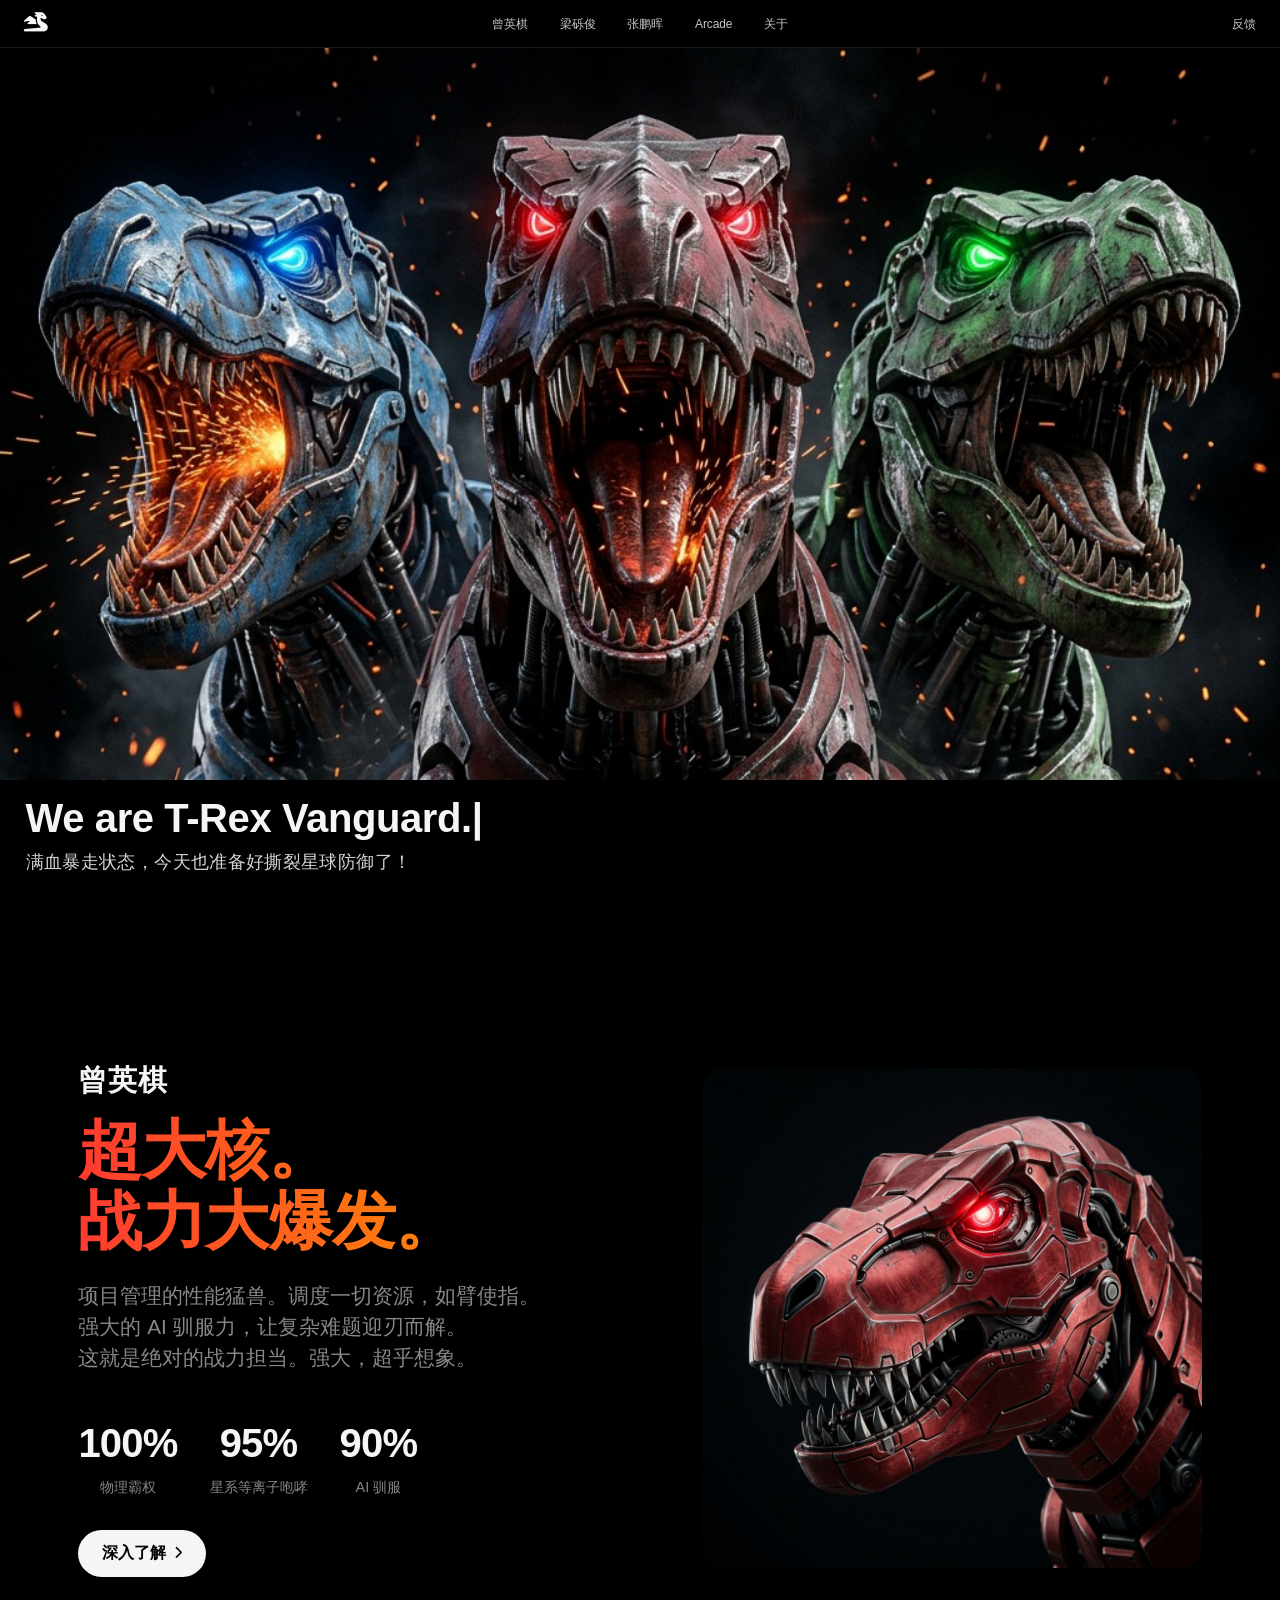
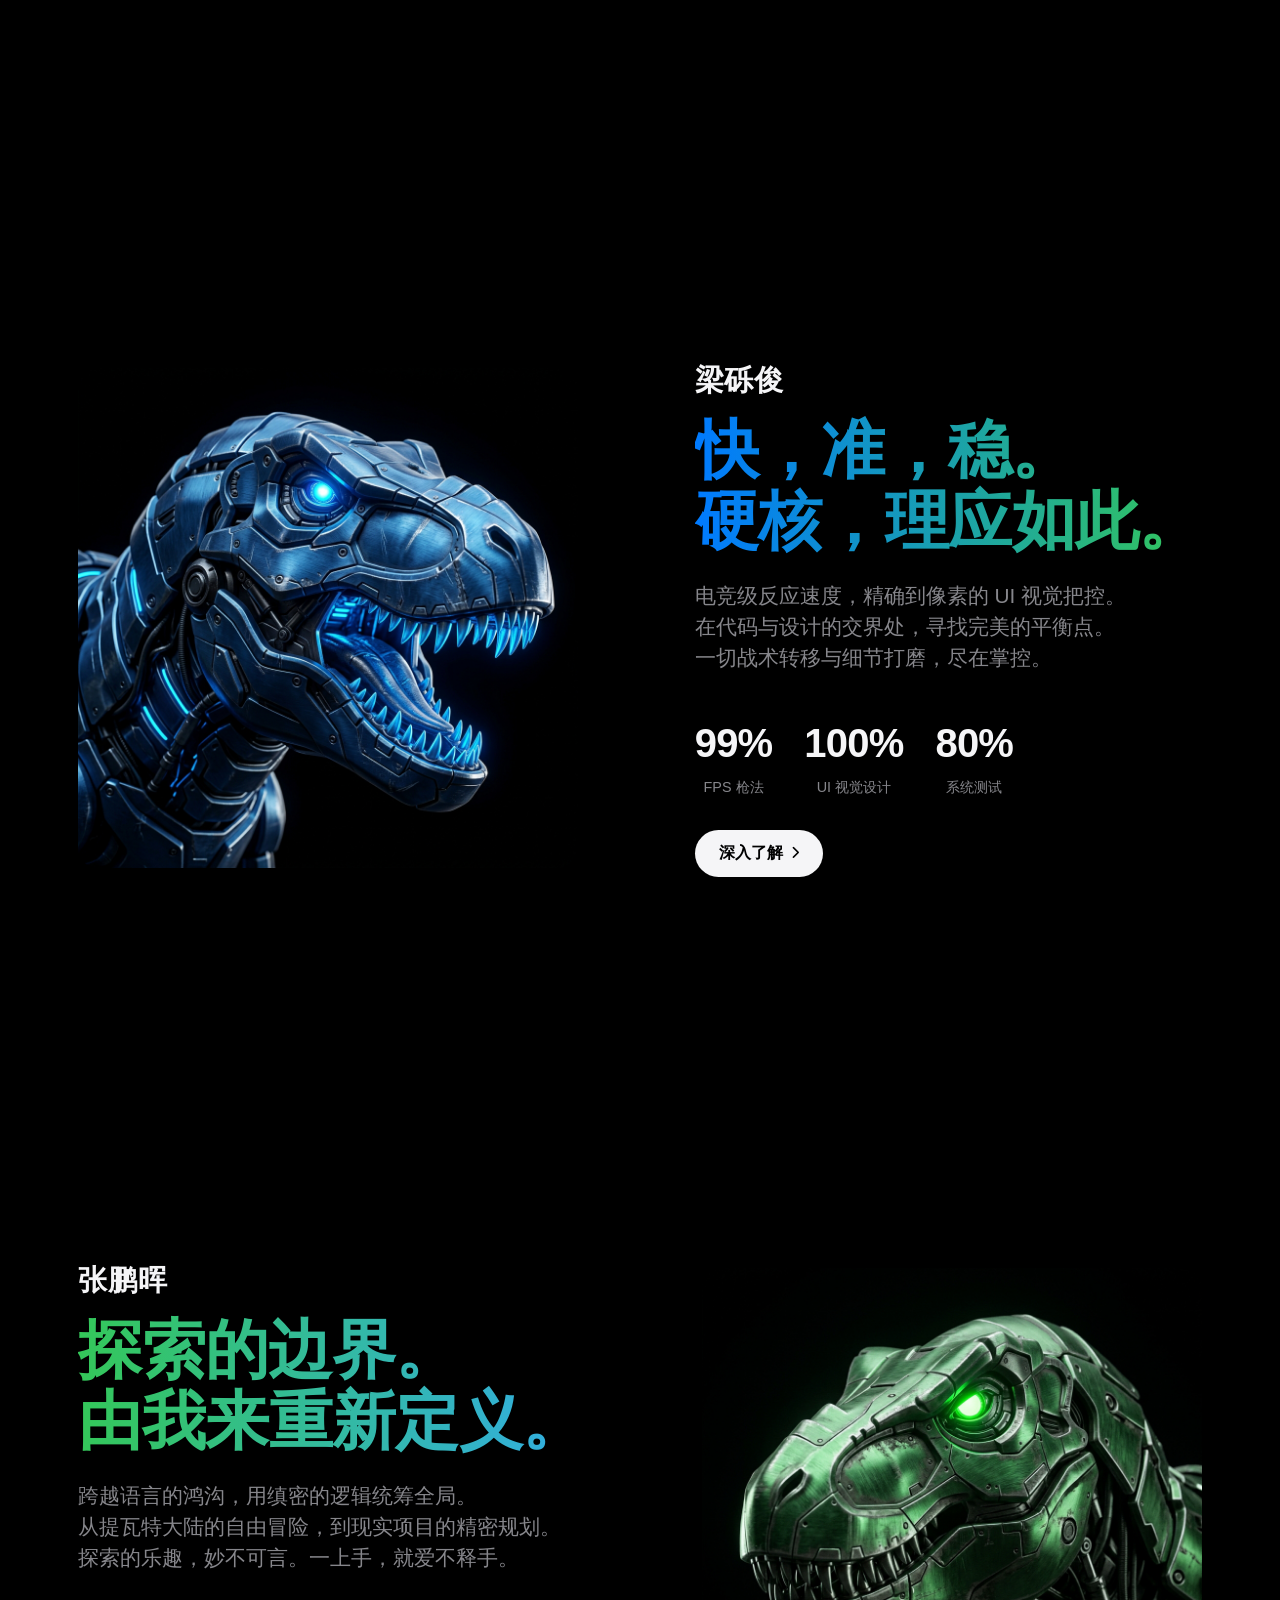
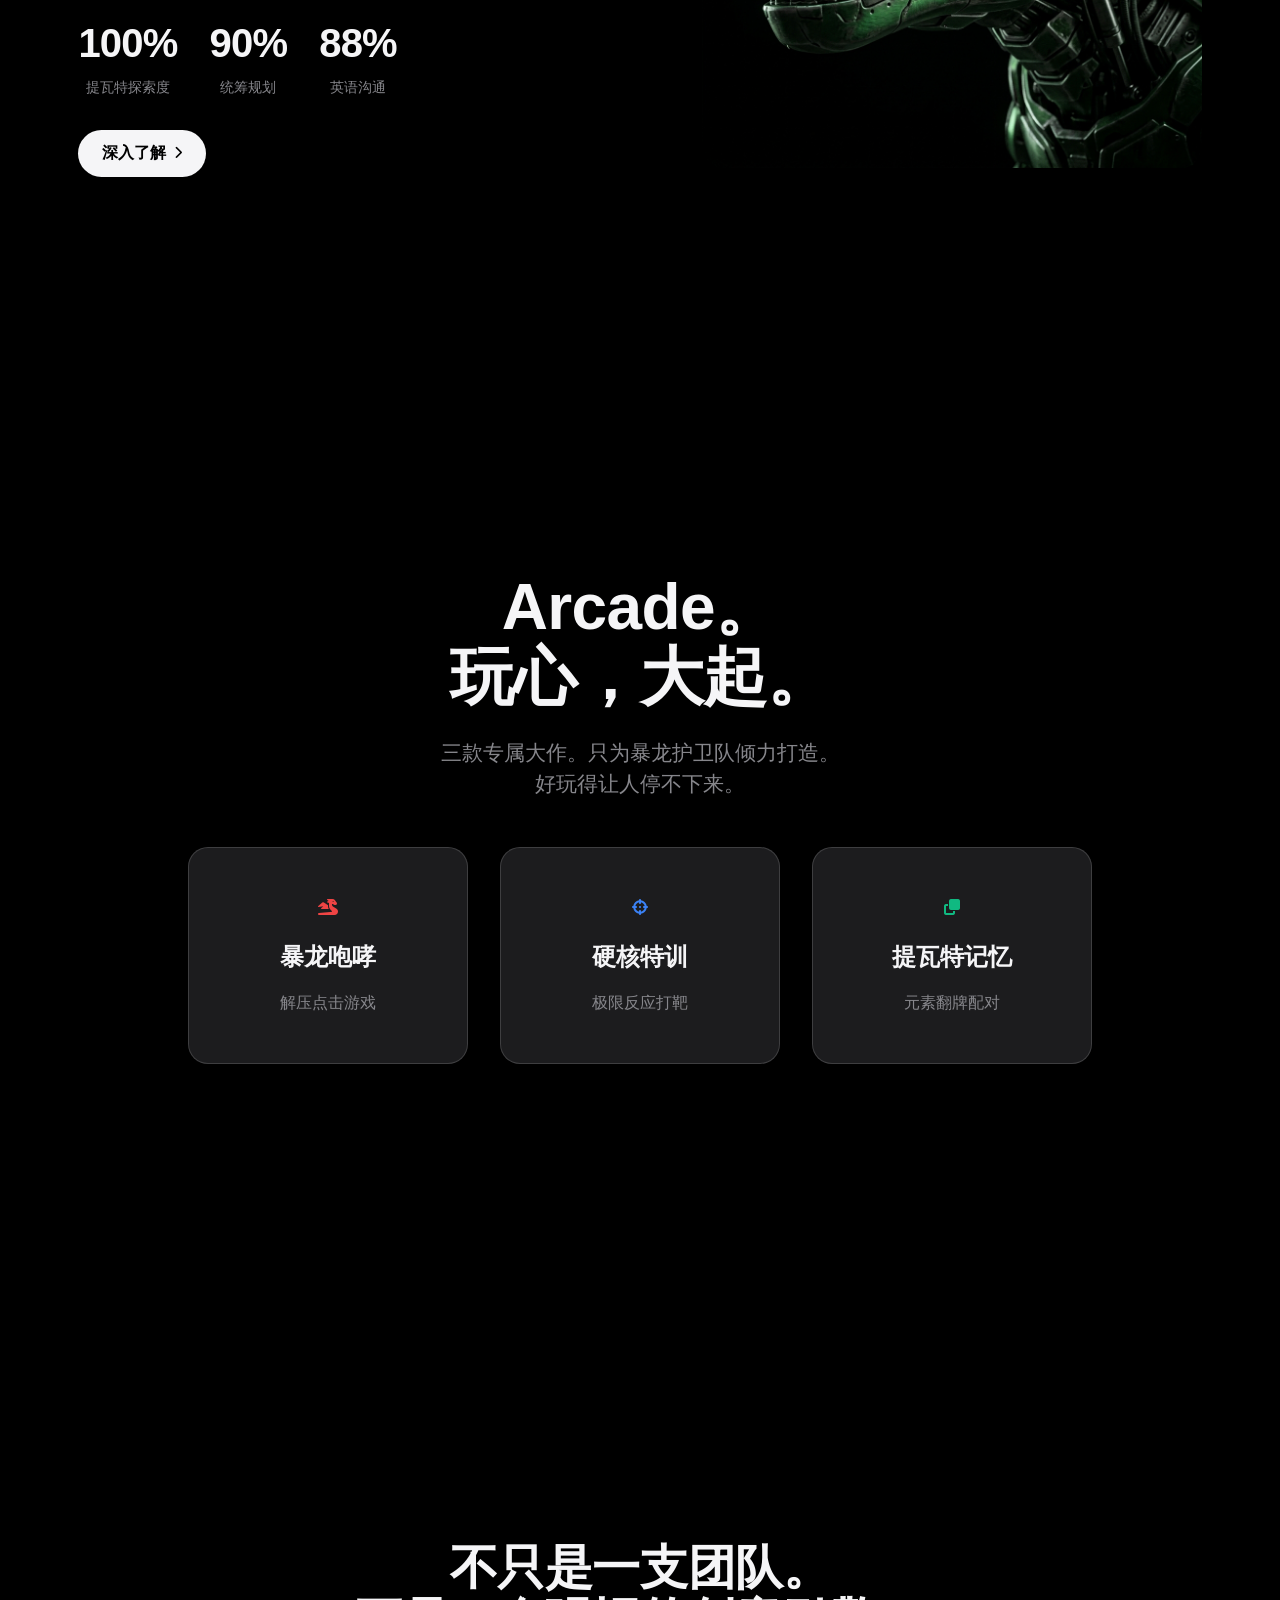
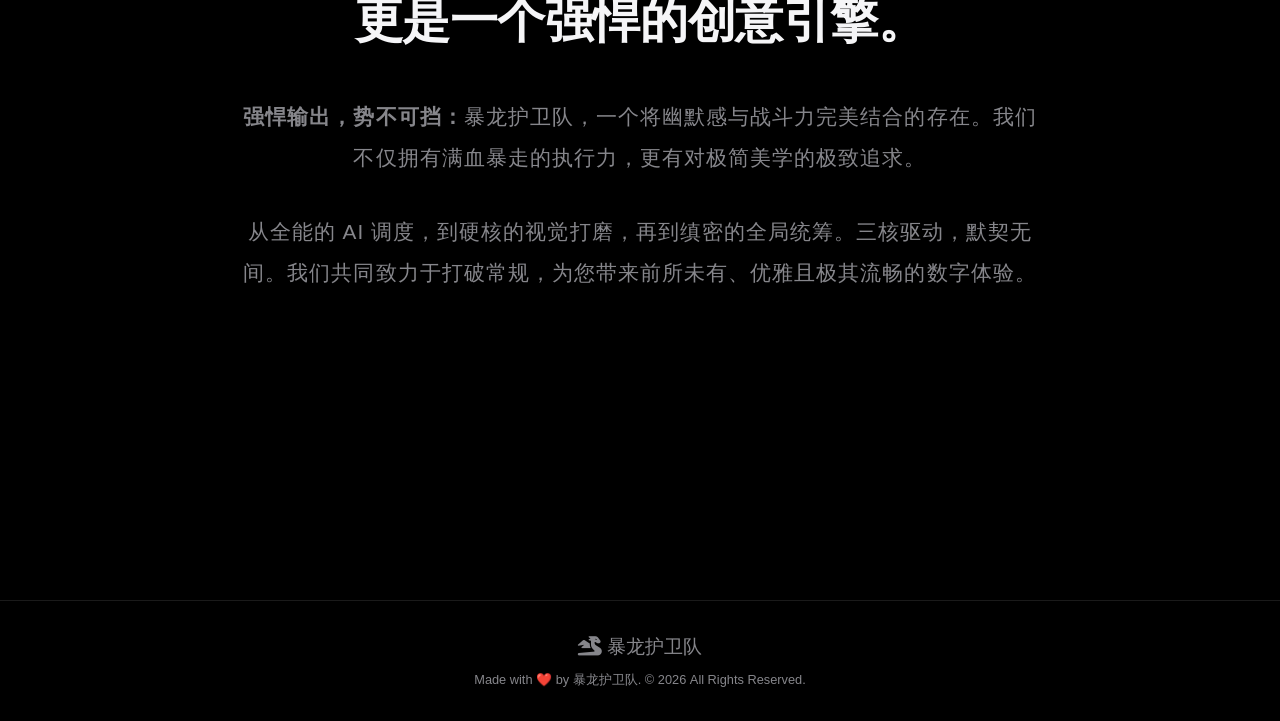
<file: index.html>
<!DOCTYPE html>
<html lang="zh-CN">
<head>
    <meta charset="UTF-8">
    <meta http-equiv="refresh" content="0; url=src/index.html">
    <title>正在跳转至暴龙护卫队主页...</title>
    <style>
        body {
            background-color: #000;
            color: #fff;
            font-family: -apple-system, sans-serif;
            display: flex;
            justify-content: center;
            align-items: center;
            height: 100vh;
            margin: 0;
        }
    </style>
</head>
<body>
    <p>即将为您跳转至核心页面...</p>
    <script>
        window.location.replace("src/index.html");
    </script>
</body>
</html>
</file>
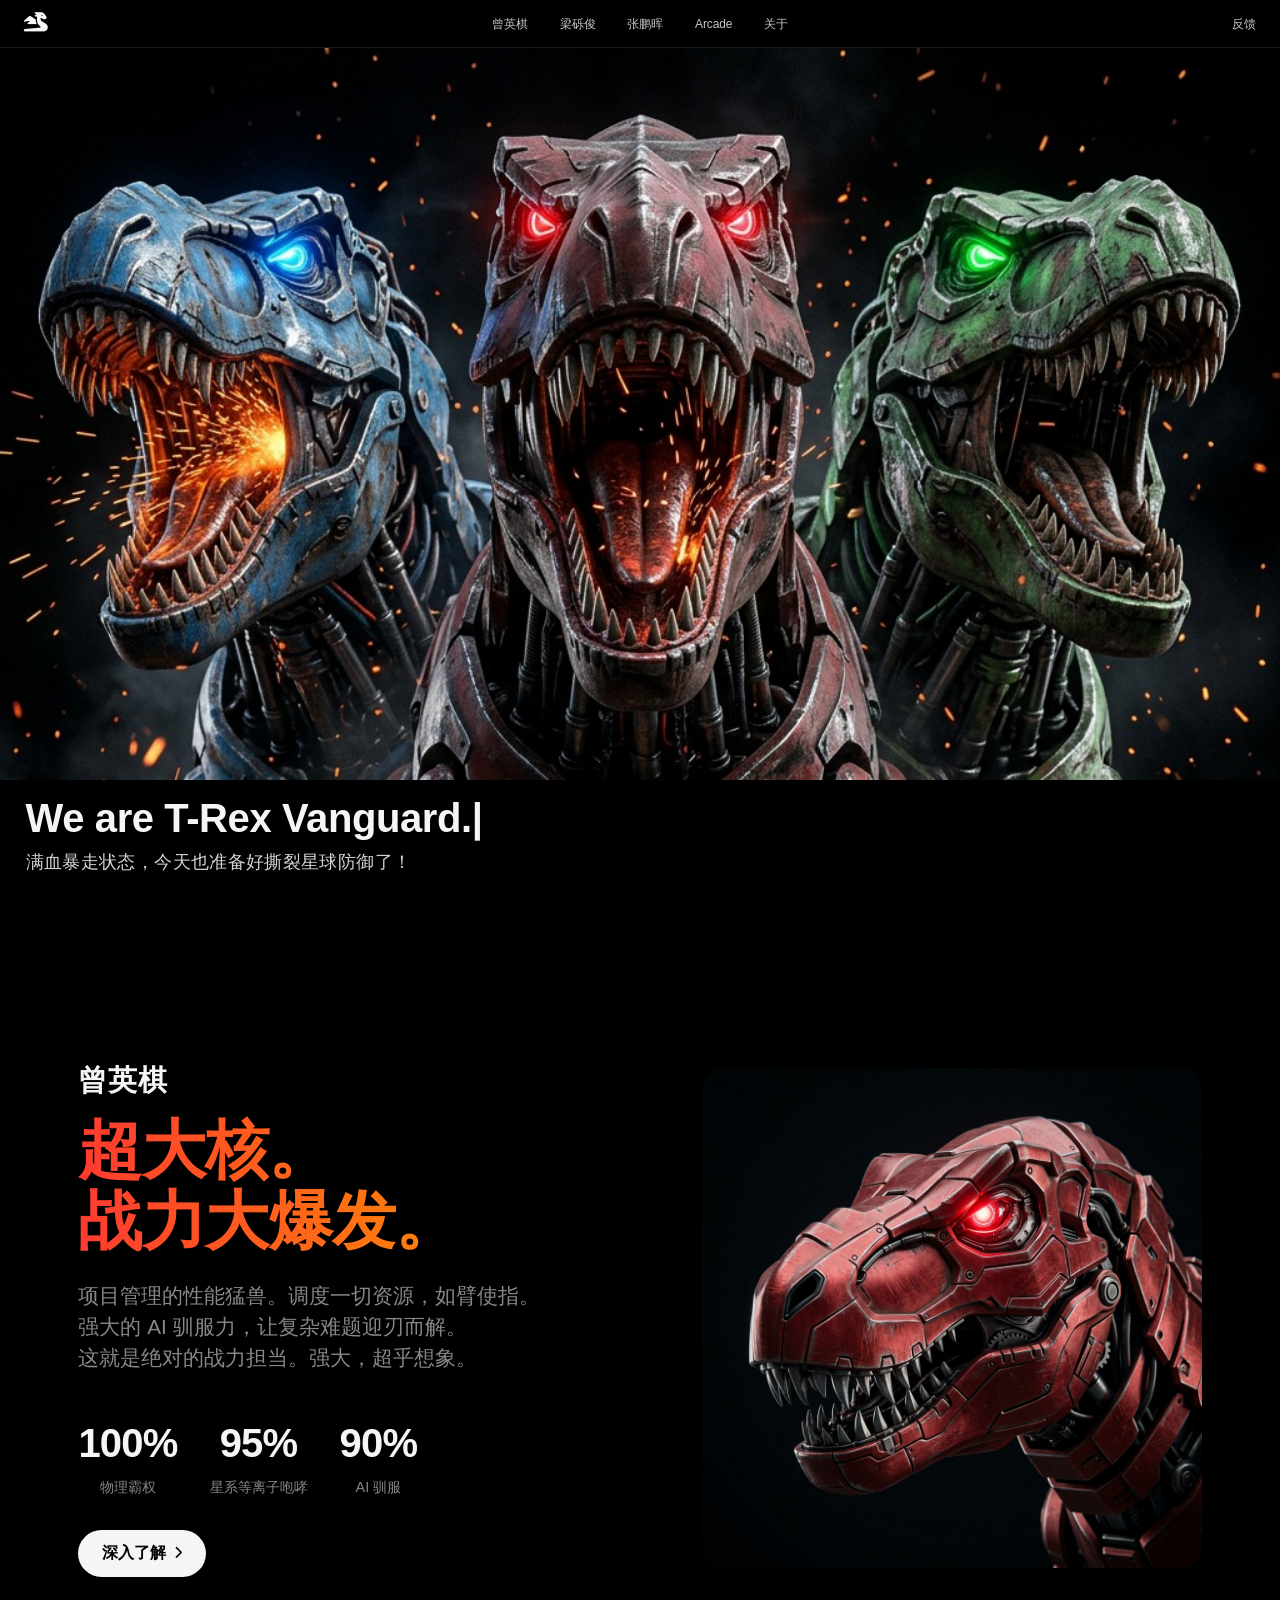
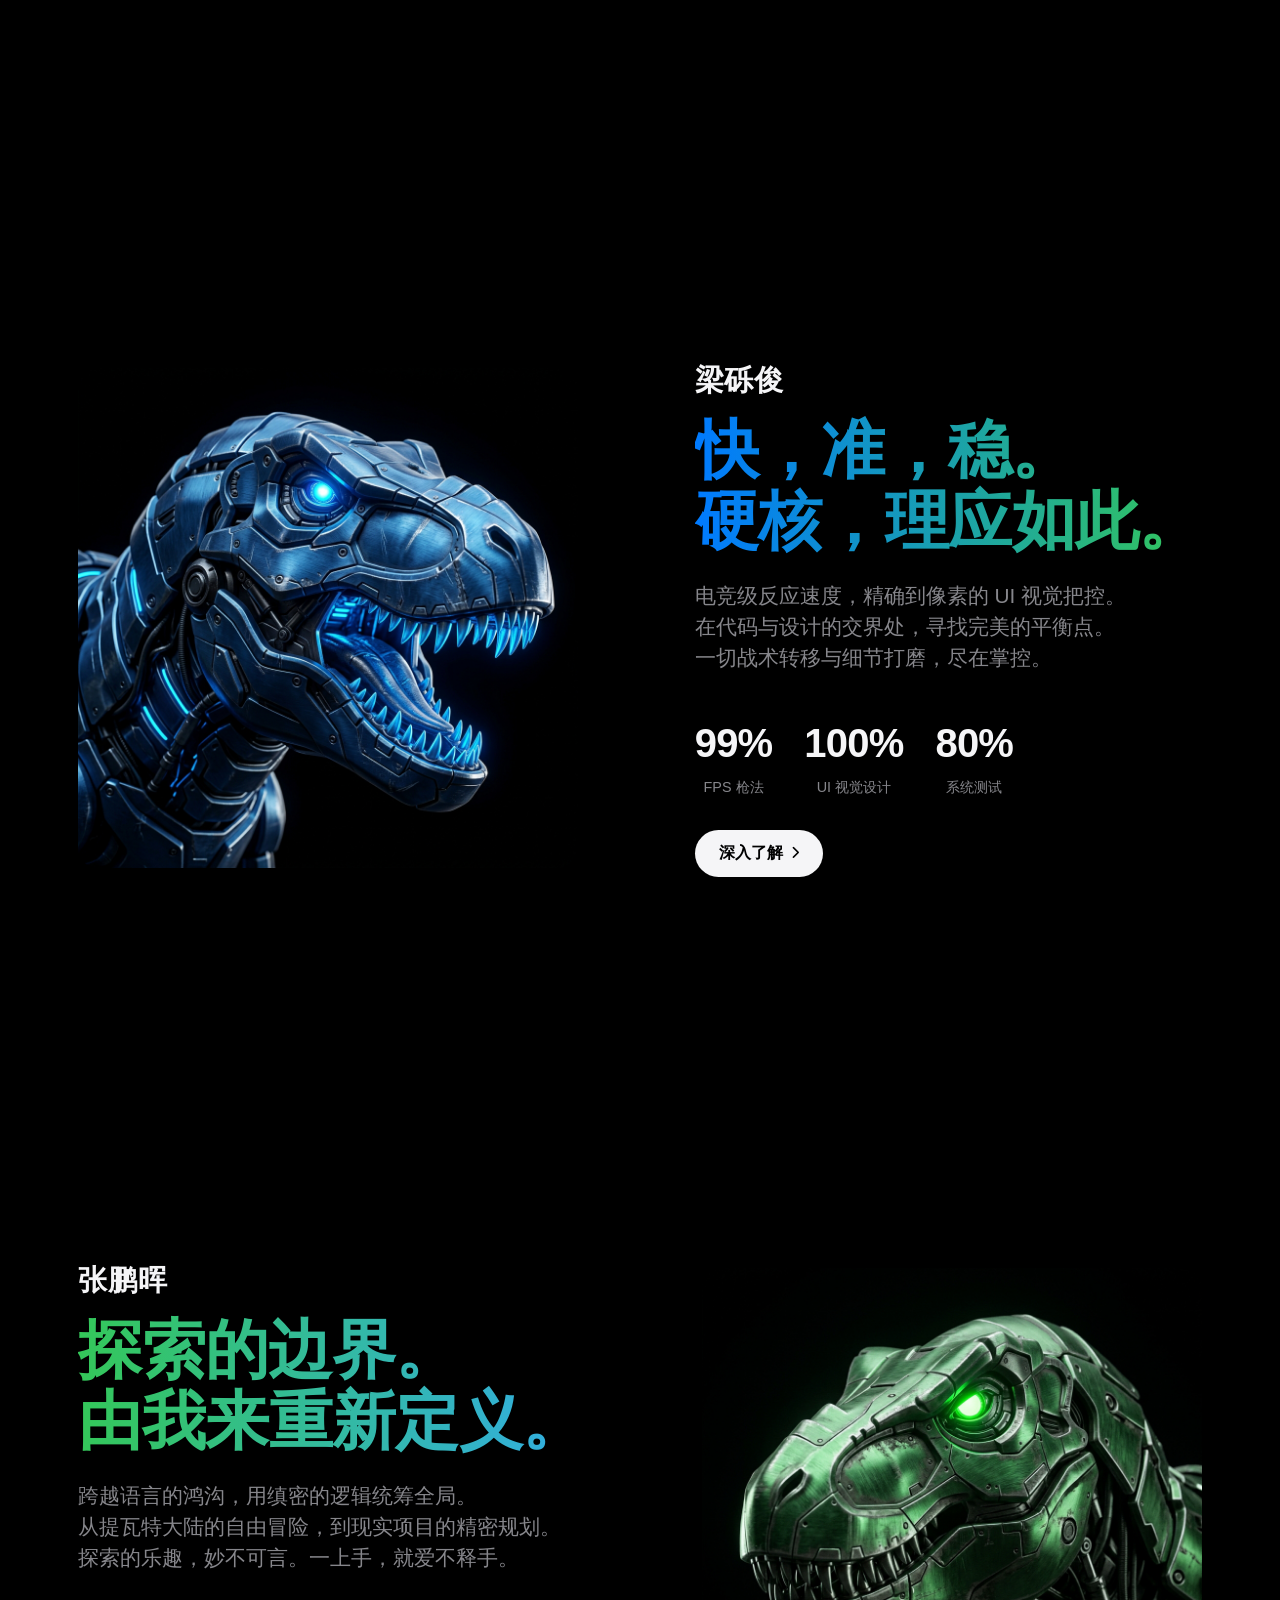
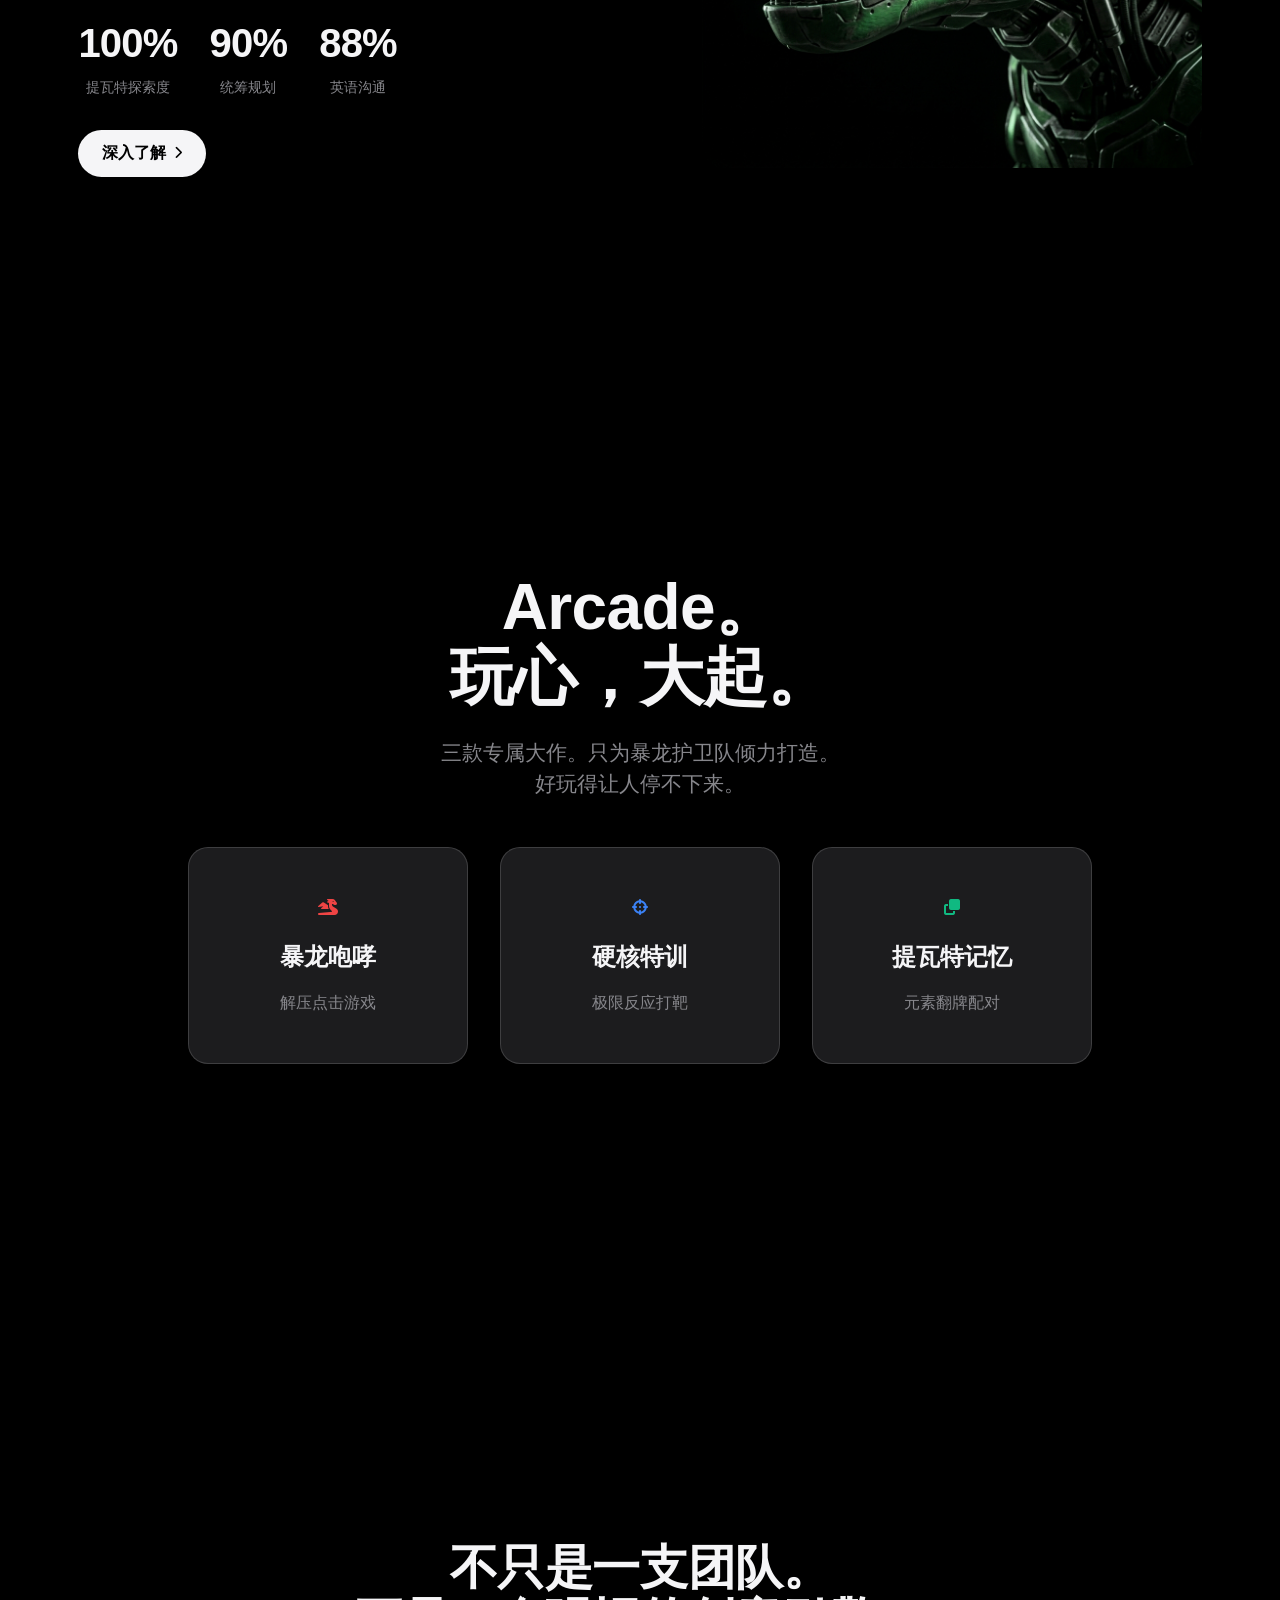
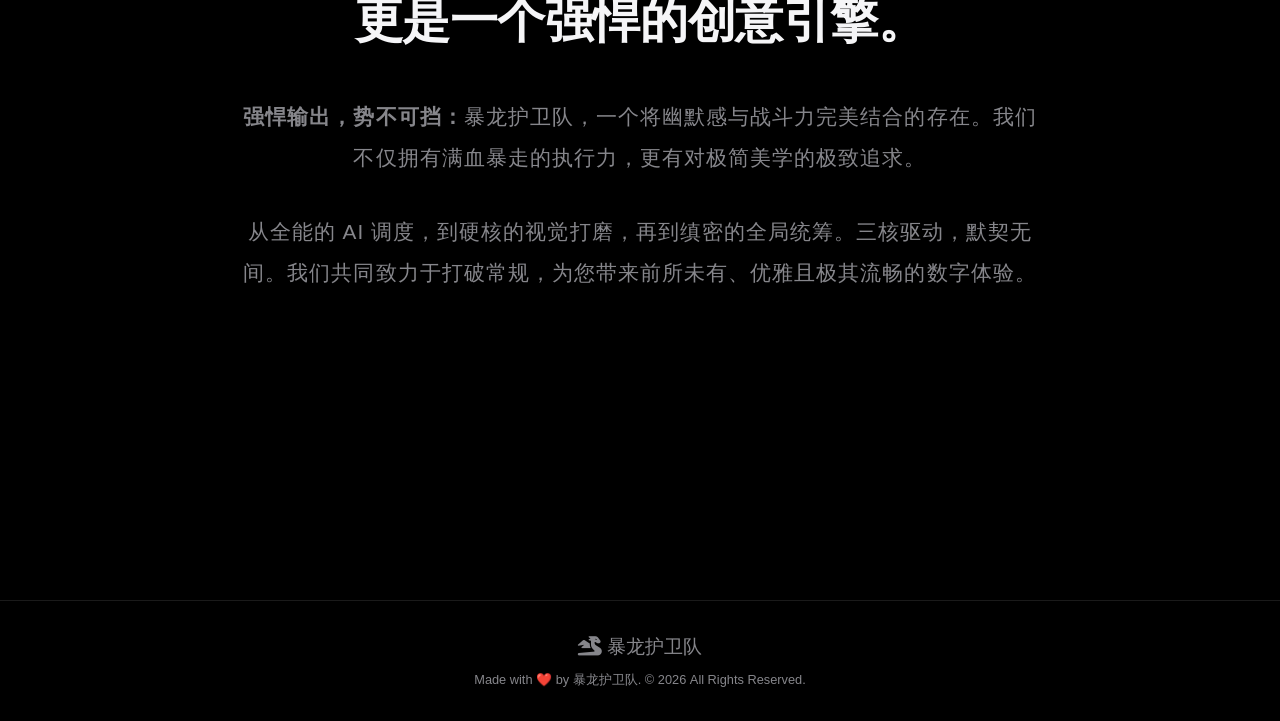
<file: src/index.html>
<!DOCTYPE html>
<html lang="zh-CN">
<head>
    <meta charset="UTF-8">
    <meta name="viewport" content="width=device-width, initial-scale=1.0">
    <title>暴龙护卫队 (T-Rex Vanguard)</title>
    <link rel="icon" href="images/dragon.svg" type="images/svg+xml">
    <link rel="stylesheet" href="css/style.css?v=41">
    <!-- Google Fonts replaced with System Fonts in CSS, but keep FontAwesome -->
    <link rel="stylesheet" href="https://cdnjs.cloudflare.com/ajax/libs/font-awesome/6.4.0/css/all.min.css">
</head>
<body data-theme="dark">
    <!-- Apple Style Navbar -->
    <header class="apple-nav">
        <div class="nav-container">
            <a href="#hero" class="logo"><i class="fa-solid fa-dragon"></i></a>
            <nav class="nav-links">
                <a href="#zeng">曾英棋</a>
                <a href="#liang">梁砾俊</a>
                <a href="#zhang">张鹏晖</a>
                <a href="#arcade">Arcade</a>
                <a href="#about">关于</a>
            </nav>
            <a href="#" class="feedback-nav" onclick="openGameModal('feedback-modal'); return false;">反馈</a>
        </div>
    </header>

    <!-- Hero Section -->
    <section id="hero" class="apple-section hero-section">
        <div class="hero-image-wrapper">
            <img src="images/t_rex_hero.png" alt="T-Rex Vanguard" class="hero-image">
        </div>
        <div class="hero-text-wrapper">
            <h1 class="hero-title"><span id="typewriter"></span><span class="cursor">|</span></h1>
            <p class="hero-subtext" style="margin-top: 0.5rem;">满血暴走状态，今天也准备好撕裂星球防御了！</p>
        </div>
    </section>

    <!-- Member 1: Zeng Yingqi -->
    <section id="zeng" class="apple-section member-section">
        <div class="member-container image-right">
            <div class="section-content text-left">
                <div class="apple-label reveal">曾英棋</div>
                <h2 class="apple-headline gradient-text-red reveal delay-1">超大核。<br>战力<span style="white-space: nowrap;">大爆发。</span></h2>
                <p class="apple-copy reveal delay-2">
                    项目管理的性能猛兽。调度一切资源，<span style="white-space: nowrap;">如臂使指。</span><br>
                    强大的 AI 驯服力，让复杂难题<span style="white-space: nowrap;">迎刃而解。</span><br>
                    这就是绝对的战力担当。强大，<span style="white-space: nowrap;">超乎想象。</span>
                </p>
                <div class="apple-specs reveal delay-3">
                    <div class="spec-item"><span class="spec-value">100%</span><span class="spec-label">物理霸权</span></div>
                    <div class="spec-item"><span class="spec-value">95%</span><span class="spec-label">星系等离子咆哮</span></div>
                    <div class="spec-item"><span class="spec-value">90%</span><span class="spec-label">AI 驯服</span></div>
                </div>
                <button class="apple-btn reveal delay-4" onclick="openGameModal('modal-1')">深入了解 <i class="fa-solid fa-chevron-right"></i></button>
            </div>
            <div class="member-image-wrapper reveal delay-2">
                <img src="images/avatar_zeng.png" alt="曾英棋" class="member-image">
            </div>
        </div>
    </section>

    <!-- Member 2: Liang Lijun -->
    <section id="liang" class="apple-section member-section">
        <div class="member-container image-left">
            <div class="section-content text-left">
                <div class="apple-label reveal">梁砾俊</div>
                <h2 class="apple-headline gradient-text-blue reveal delay-1">快，准，稳。<br>硬核，<span style="white-space: nowrap;">理应如此。</span></h2>
                <p class="apple-copy reveal delay-2">
                    电竞级反应速度，精确到像素的 UI <span style="white-space: nowrap;">视觉把控。</span><br>
                    在代码与设计的交界处，寻找完美的<span style="white-space: nowrap;">平衡点。</span><br>
                    一切战术转移与细节打磨，<span style="white-space: nowrap;">尽在掌控。</span>
                </p>
                <div class="apple-specs reveal delay-3">
                    <div class="spec-item"><span class="spec-value">99%</span><span class="spec-label">FPS 枪法</span></div>
                    <div class="spec-item"><span class="spec-value">100%</span><span class="spec-label">UI 视觉设计</span></div>
                    <div class="spec-item"><span class="spec-value">80%</span><span class="spec-label">系统测试</span></div>
                </div>
                <button class="apple-btn reveal delay-4" onclick="openGameModal('modal-2')">深入了解 <i class="fa-solid fa-chevron-right"></i></button>
            </div>
            <div class="member-image-wrapper reveal delay-2">
                <img src="images/avatar_liang.png" alt="梁砾俊" class="member-image">
            </div>
        </div>
    </section>

    <!-- Member 3: Zhang Penghui -->
    <section id="zhang" class="apple-section member-section">
        <div class="member-container image-right">
            <div class="section-content text-left">
                <div class="apple-label reveal">张鹏晖</div>
                <h2 class="apple-headline gradient-text-green reveal delay-1">探索的边界。<br>由我来<span style="white-space: nowrap;">重新定义。</span></h2>
                <p class="apple-copy reveal delay-2">
                    跨越语言的鸿沟，用缜密的逻辑<span style="white-space: nowrap;">统筹全局。</span><br>
                    从提瓦特大陆的自由冒险，到现实项目的<span style="white-space: nowrap;">精密规划。</span><br>
                    探索的乐趣，妙不可言。一上手，<span style="white-space: nowrap;">就爱不释手。</span>
                </p>
                <div class="apple-specs reveal delay-3">
                    <div class="spec-item"><span class="spec-value">100%</span><span class="spec-label">提瓦特探索度</span></div>
                    <div class="spec-item"><span class="spec-value">90%</span><span class="spec-label">统筹规划</span></div>
                    <div class="spec-item"><span class="spec-value">88%</span><span class="spec-label">英语沟通</span></div>
                </div>
                <button class="apple-btn reveal delay-4" onclick="openGameModal('modal-3')">深入了解 <i class="fa-solid fa-chevron-right"></i></button>
            </div>
            <div class="member-image-wrapper reveal delay-2">
                <img src="images/avatar_zhang.png" alt="张鹏晖" class="member-image">
            </div>
        </div>
    </section>

    <!-- Arcade Zone -->
    <section id="arcade" class="apple-section arcade-section" style="background-color: #000;">
        <div class="section-content text-center">
            <h2 class="apple-headline reveal">Arcade。<br>玩心，大起。</h2>
            <p class="apple-copy reveal delay-1">三款专属大作。只为暴龙护卫队倾力打造。<br>好玩得让人停不下来。</p>
            
            <div class="apple-cards">
                <div class="apple-card reveal delay-2" onclick="openGameModal('game1-modal')">
                    <i class="fa-solid fa-dragon card-icon" style="color: #ef4444;"></i>
                    <h3>暴龙咆哮</h3>
                    <p>解压点击游戏</p>
                </div>
                <div class="apple-card reveal delay-3" onclick="openGameModal('game2-modal')">
                    <i class="fa-solid fa-crosshairs card-icon" style="color: #3b82f6;"></i>
                    <h3>硬核特训</h3>
                    <p>极限反应打靶</p>
                </div>
                <div class="apple-card reveal delay-4" onclick="openGameModal('game3-modal')">
                    <i class="fa-solid fa-clone card-icon" style="color: #10b981;"></i>
                    <h3>提瓦特记忆</h3>
                    <p>元素翻牌配对</p>
                </div>
            </div>
        </div>
    </section>

    <!-- About Section -->
    <section id="about" class="apple-section about-section">
        <div class="section-content text-center">
            <h2 class="apple-headline reveal" style="font-size:3rem; margin-bottom:3rem;">不只是一支团队。<br>更是一个强悍的创意引擎。</h2>
            <div class="reveal delay-2" style="max-width: 50rem; margin: 0 auto;">
                <p class="apple-copy" style="line-height: 2; letter-spacing: 0.05em; margin-bottom: 2rem;">
                    <strong>强悍输出，势不可挡：</strong>暴龙护卫队，一个将幽默感与战斗力完美结合的存在。我们不仅拥有满血暴走的执行力，更有对极简美学的极致追求。
                </p>
                <p class="apple-copy" style="line-height: 2; letter-spacing: 0.05em; margin-bottom: 0;">
                    从全能的 AI 调度，到硬核的视觉打磨，再到缜密的全局统筹。三核驱动，默契无间。我们共同致力于打破常规，为您带来前所未有、优雅且极其流畅的数字体验。
                </p>
            </div>
        </div>
    </section>

    <!-- ⬇️ Hidden Modals ⬇️ -->

    <!-- Modals (Profile) -->
    <!-- Modal 1: 曾英棋 -->
    <div id="modal-1" class="modal-overlay">
        <div class="modal-container glass-panel">
            <button class="close-modal" onclick="closeGameModal('modal-1')"><i class="fa-solid fa-xmark"></i></button>
            <div class="modal-body">
                <div class="modal-left">
                    <div class="avatar-large avatar-zeng" style="background-image: url('images/avatar_zeng.png'); background-size: cover; background-position: center; color: transparent;"></div>
                    <h2>曾英棋</h2>
                    <p class="role-badge">项目经理 / 无敌的AI驯服者</p>
                    <div class="hobbies-tags">
                        <span class="tag"><i class="fa-solid fa-dragon"></i> 喜欢超级无敌宇宙暴龙兽</span>
                    </div>
                </div>
                <div class="modal-right">
                    <h3>自我介绍</h3>
                    <div class="scroll-text">
                        <p>这，就是绝对的实力。</p>
                        <p>作为项目的核心驱动引擎，我将满血的爆发力与极致的控制力完美结合。每一次的资源调度，每一次的 AI 协作，都经过了毫秒级的精确计算。从半人马座到仙女星系，哪怕是再棘手的技术壁垒，只需一击，便能轻易击穿。</p>
                        <p>这不是科幻，而是我每天的常规输出。满血暴走，现在开始。</p>
                    </div>
                </div>
            </div>
        </div>
    </div>

    <!-- Modal 2: 梁砾俊 -->
    <div id="modal-2" class="modal-overlay">
        <div class="modal-container glass-panel">
            <button class="close-modal" onclick="closeGameModal('modal-2')"><i class="fa-solid fa-xmark"></i></button>
            <div class="modal-body">
                <div class="modal-left">
                    <div class="avatar-large avatar-liang" style="background-image: url('images/avatar_liang.png'); background-size: cover; background-position: center; color: transparent;"></div>
                    <h2>梁砾俊</h2>
                    <p class="role-badge">战场上的硬核玩家</p>
                    <div class="hobbies-tags">
                        <span class="tag"><i class="fa-solid fa-gamepad"></i> 游戏</span>
                        <span class="tag"><i class="fa-solid fa-music"></i> 听音乐</span>
                        <span class="tag"><i class="fa-solid fa-video"></i> 刷视频</span>
                    </div>
                </div>
                <div class="modal-right">
                    <h3>自我介绍</h3>
                    <div class="scroll-text">
                        <p>极致的体验，源于对细节的苛求。</p>
                        <p>在 FPS 的战场上，反应速度决定成败；在数字世界的设计中，像素级的精准定义了优秀。我将电子竞技中那种“快、准、稳”的直觉，无缝融入到了 UI 视觉设计与系统测试之中。没有丝毫的拖泥带水，一切操作都如行云流水般自然。</p>
                        <p>戴上耳机，屏蔽外界的喧嚣。在理性与感性的交界点，为您呈现最纯粹、最极致的硬核作品。</p>
                    </div>
                </div>
            </div>
        </div>
    </div>

    <!-- Modal 3: 张鹏晖 -->
    <div id="modal-3" class="modal-overlay">
        <div class="modal-container glass-panel">
            <button class="close-modal" onclick="closeGameModal('modal-3')"><i class="fa-solid fa-xmark"></i></button>
            <div class="modal-body">
                <div class="modal-left">
                    <div class="avatar-large avatar-zhang" style="background-image: url('images/avatar_zhang.png'); background-size: cover; background-position: center; color: transparent;"></div>
                    <h2>张鹏晖</h2>
                    <p class="role-badge">动静相宜的探索者</p>
                    <div class="hobbies-tags">
                        <span class="tag"><i class="fa-solid fa-language"></i> 说英语</span>
                        <span class="tag"><i class="fa-solid fa-book"></i> 阅读 (推理小说)</span>
                        <span class="tag"><i class="fa-solid fa-compass"></i> 原神 (探索)</span>
                    </div>
                </div>
                <div class="modal-right">
                    <h3>自我介绍</h3>
                    <div class="scroll-text">
                        <p>探索，是不断打破边界的旅程。</p>
                        <p>无论是跨越语言的鸿沟进行交流，还是在推理小说中层层剥茧地推演逻辑，我始终热衷于在复杂的信息中寻找最优解。将这种敏锐的洞察力带入到项目统筹中，一切看似繁杂的挑战，都会变得清晰且井然有序。</p>
                        <p>正如在广阔无垠的开放世界中自由穿梭，真正的乐趣，在于发现未知的可能。动静相宜，方能游刃有余。</p>
                    </div>
                </div>
            </div>
        </div>
    </div>

    <!-- Game Modals -->
    <!-- Game 1: T-Rex Clicker -->
    <div id="game1-modal" class="game-overlay">
        <div class="game-container glass-panel">
            <div class="help-game-wrapper">
                <button class="help-game"><i class="fa-solid fa-circle-question"></i> 玩法</button>
                <div class="help-tooltip"><strong>玩法说明：</strong><br>疯狂点击屏幕中央的暴龙即可获得积分。倒计时 10 秒内，拼尽全力挑战你的手速极限吧！</div>
            </div>
            <button class="close-game" onclick="closeGameModal('game1-modal')"><i class="fa-solid fa-xmark"></i></button>
            <div class="game-header">
                <h2><i class="fa-solid fa-dragon"></i> 暴龙咆哮</h2>
                <div class="game-stats">
                    <span>时间: <strong id="g1-time">10.0</strong>s</span>
                    <span>点击: <strong id="g1-score">0</strong></span>
                </div>
            </div>
            <div class="game-area" id="g1-area">
                <button id="g1-start-btn" class="btn-primary game-start-btn">开始试炼</button>
                <div id="g1-trex" class="trex-entity" style="display: none;">
                    <i class="fa-solid fa-dragon"></i>
                </div>
                <div id="g1-result" class="game-result" style="display: none;">
                    <div class="result-left">
                        <h3>试炼结束！</h3>
                        <p>点击次数: <span id="g1-final-score">0</span></p>
                        <p class="g1-rank" id="g1-rank"></p>
                        <button id="g1-restart-btn" class="btn-primary mt-4">再来一次</button>
                    </div>
                    <div class="result-right">
                        <div id="g1-leaderboard" class="leaderboard mt-4"></div>
                    </div>
                </div>
            </div>
        </div>
    </div>

    <!-- Game 2: Aim Trainer -->
    <div id="game2-modal" class="game-overlay">
        <div class="game-container glass-panel">
            <div class="help-game-wrapper">
                <button class="help-game"><i class="fa-solid fa-circle-question"></i> 玩法</button>
                <div class="help-tooltip"><strong>玩法说明：</strong><br>屏幕会不断随机刷出标靶，迅速点击击碎它们！漏掉标靶会扣除生命，3 颗红心耗尽则提前结束。坚持 30 秒获取最高分！</div>
            </div>
            <button class="close-game" onclick="closeGameModal('game2-modal')"><i class="fa-solid fa-xmark"></i></button>
            <div class="game-header">
                <h2><i class="fa-solid fa-crosshairs"></i> 硬核特训</h2>
                <div class="game-stats">
                    <span>时间: <strong id="g2-time">30</strong>s</span>
                    <span>得分: <strong id="g2-score">0</strong></span>
                    <span>生命: <strong id="g2-lives">❤❤❤</strong></span>
                </div>
            </div>
            <div class="game-area g2-area" id="g2-area">
                <button id="g2-start-btn" class="btn-primary game-start-btn">开始特训</button>
                <div id="g2-result" class="game-result" style="display: none; z-index: 10;">
                    <div class="result-left">
                        <h3 id="g2-result-title">特训结束！</h3>
                        <p>最终得分: <span id="g2-final-score">0</span></p>
                        <p id="g2-accuracy"></p>
                        <button id="g2-restart-btn" class="btn-primary mt-4">再来一次</button>
                    </div>
                    <div class="result-right">
                        <div id="g2-leaderboard" class="leaderboard mt-4"></div>
                    </div>
                </div>
            </div>
        </div>
    </div>

    <!-- Game 3: Memory Match -->
    <div id="game3-modal" class="game-overlay">
        <div class="game-container glass-panel">
            <div class="help-game-wrapper">
                <button class="help-game"><i class="fa-solid fa-circle-question"></i> 玩法</button>
                <div class="help-tooltip"><strong>玩法说明：</strong><br>经典的记忆翻牌配对。每次翻开两张卡片，图案相同即配对成功。尝试用最少的步数找出所有配对的元素符号！</div>
            </div>
            <button class="close-game" onclick="closeGameModal('game3-modal')"><i class="fa-solid fa-xmark"></i></button>
            <div class="game-header">
                <h2><i class="fa-solid fa-clone"></i> 提瓦特记忆</h2>
                <div class="game-stats">
                    <span>步数: <strong id="g3-moves">0</strong></span>
                    <span>匹配: <strong id="g3-matches">0</strong>/8</span>
                </div>
            </div>
            <div class="game-area g3-area" id="g3-area" style="height: 450px;">
                <button id="g3-start-btn" class="btn-primary game-start-btn" style="z-index:10; position:absolute;">开始探索</button>
                <div id="g3-board" class="memory-board" style="display:none;"></div>
                <div id="g3-result" class="game-result" style="display: none; z-index: 10;">
                    <div class="result-left">
                        <h3>探索完成！</h3>
                        <p>总共消耗步数: <span id="g3-final-moves">0</span></p>
                        <button id="g3-restart-btn" class="btn-primary mt-4">重新探索</button>
                    </div>
                    <div class="result-right">
                        <div id="g3-leaderboard" class="leaderboard mt-4"></div>
                    </div>
                </div>
            </div>
        </div>
    </div>

    <!-- Feedback Modal -->
    <div id="feedback-modal" class="game-overlay">
        <div class="game-container glass-panel" style="max-width: 28rem; height: auto; text-align: center; background: var(--bg-main); margin: 0 auto;">
            <button class="close-game" onclick="closeGameModal('feedback-modal')"><i class="fa-solid fa-xmark"></i></button>
            <div class="game-header" style="justify-content: center; border-bottom: none; padding-bottom: 0;">
                <h2 style="margin: 0; font-size: 1.8rem;"><i class="fa-solid fa-paper-plane" style="color: var(--text-main);"></i> 期待您的反馈</h2>
            </div>
            <div class="game-area" style="padding: 1rem 0 0 0; display: flex; flex-direction: column; justify-content: center; align-items: center; gap: 1.5rem; background: transparent; height: auto;">
                <p style="color: var(--text-muted); margin: 0; line-height: 1.6; font-size: 1.1rem; text-align: center;">
                    感谢您访问暴龙护卫队！如果您对我们的项目有任何意见、建议或发现了 Bug，随时欢迎联系我们。您的反馈是我们进步的动力。
                </p>
                <div class="feedback-email-box" style="background: var(--bg-alt); padding: 1.5rem 1rem; border-radius: 12px; border: 1px solid var(--glass-border); width: 100%; box-sizing: border-box;">
                    <p style="margin: 0; font-size: 0.95rem; color: var(--text-muted); margin-bottom: 0.5rem;">反馈专属邮箱</p>
                    <p style="margin: 0; font-size: 1.4rem; font-weight: 800; color: var(--text-main); user-select: all; word-break: break-all;">2708203325@QQ.COM</p>
                </div>
            </div>
        </div>
    </div>

    <!-- Footer -->
    <footer class="apple-footer">
        <div class="container text-center">
            <div id="footer-logo" class="footer-logo">
                <i class="fa-solid fa-dragon"></i> 暴龙护卫队
            </div>
            <p>Made with ❤️ by 暴龙护卫队. © 2026 All Rights Reserved.</p>
        </div>
    </footer>

    <script src="js/main.js"></script>
    <script src="js/games.js"></script>
</body>
</html>
</file>
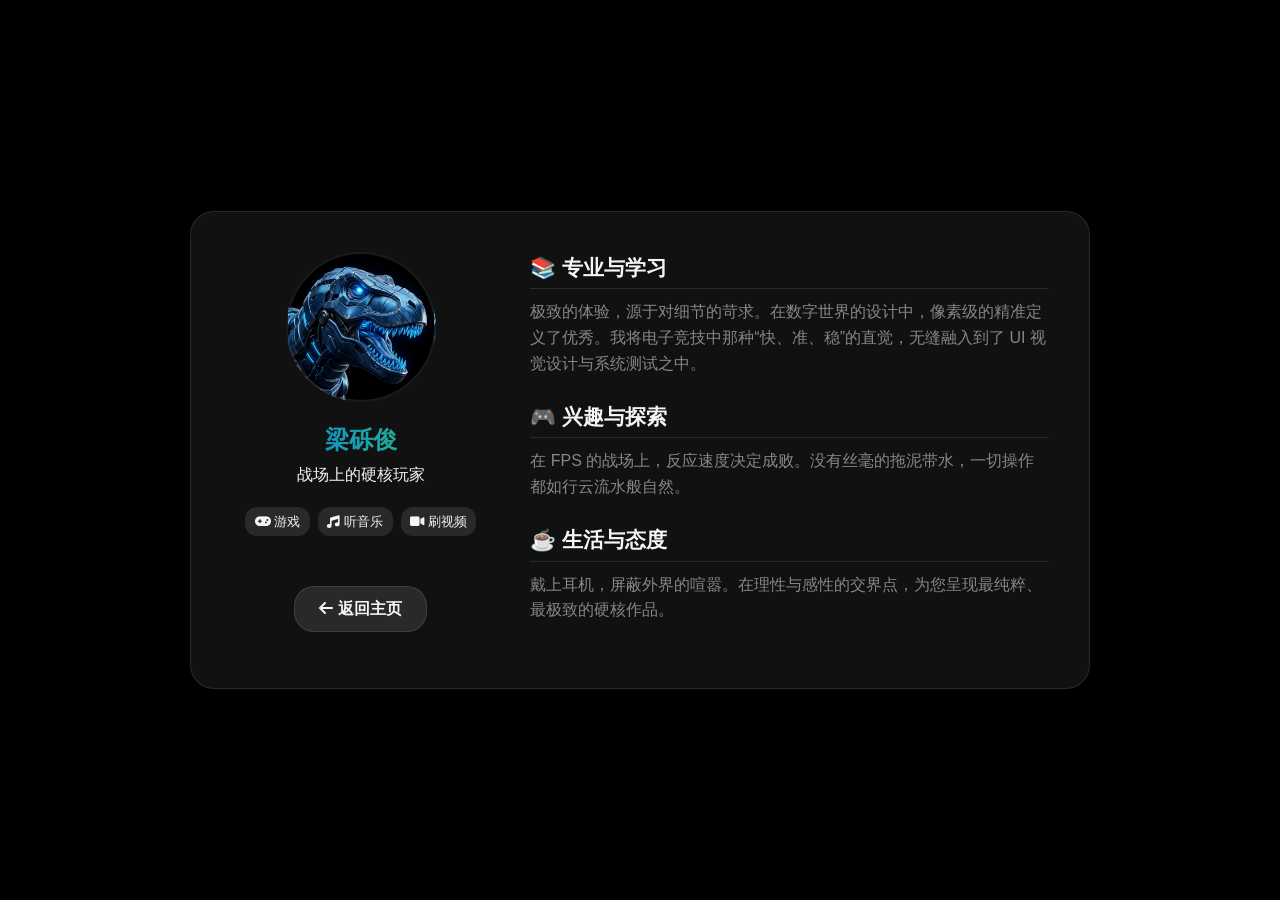
<file: src/member/lianglijun.html>
<!doctype html>
<html lang="zh-CN" data-theme="dark">
<head>
    <meta charset="utf-8">
    <title>梁砾俊 - 个人主页</title>
    <meta name="viewport" content="width=device-width, initial-scale=1.0">
    <link rel="stylesheet" href="../css/style.css">
    <link rel="stylesheet" href="https://cdnjs.cloudflare.com/ajax/libs/font-awesome/6.4.0/css/all.min.css">
    <style>
        body { padding: 40px 20px; display: flex; justify-content: center; align-items: center; min-height: 100vh; background: var(--bg-main); }
        .modal-container { position: relative; max-width: 900px; width: 100%; height: auto; padding: 40px; box-shadow: 0 20px 40px rgba(0,0,0,0.5); border-radius: 24px; }
        .modal-body { display: flex; gap: 40px; flex-direction: row; }
        @media (max-width: 768px) { .modal-body { flex-direction: column; } }
        .channel-block { margin-bottom: 25px; }
        .channel-block h3 { font-size: 1.3rem; margin-bottom: 10px; color: var(--text-main); border-bottom: 1px solid var(--glass-border); padding-bottom: 5px; }
        .channel-block p { color: var(--text-muted); line-height: 1.6; font-size: 1rem; margin: 0; }
        .back-btn { display: inline-block; margin-top: 20px; padding: 10px 24px; border-radius: 20px; background: rgba(255,255,255,0.1); color: var(--text-main); text-decoration: none; font-weight: bold; transition: all 0.3s; border: 1px solid var(--glass-border); }
        .back-btn:hover { background: rgba(255,255,255,0.2); transform: translateY(-2px); }
    </style>
</head>
<body>
    <div class="modal-container glass-panel">
        <div class="modal-body">
            <div class="modal-left" style="flex: 1;">
                <div class="avatar-large" style="background-image: url('../images/avatar_liang.png'); background-size: cover; background-position: center; width: 150px; height: 150px; border-radius: 50%; margin: 0 auto 20px auto; border: 2px solid var(--glass-border);"></div>
                <h2 style="text-align: center; margin-bottom: 5px; background: var(--grad-blue); -webkit-background-clip: text; -webkit-text-fill-color: transparent;">梁砾俊</h2>
                <p class="role-badge" style="text-align: center; margin-bottom: 20px;">战场上的硬核玩家</p>
                <div class="hobbies-tags" style="justify-content: center; margin-bottom: 30px;">
                    <span class="tag"><i class="fa-solid fa-gamepad"></i> 游戏</span> <span class="tag"><i class="fa-solid fa-music"></i> 听音乐</span> <span class="tag"><i class="fa-solid fa-video"></i> 刷视频</span>
                </div>
                <div style="text-align: center;">
                    <a href="../index.html" class="back-btn"><i class="fa-solid fa-arrow-left"></i> 返回主页</a>
                </div>
            </div>
            <div class="modal-right" style="flex: 2;">
                <div class="channel-block">
                    <h3>📚 专业与学习</h3>
                    <p>极致的体验，源于对细节的苛求。在数字世界的设计中，像素级的精准定义了优秀。我将电子竞技中那种“快、准、稳”的直觉，无缝融入到了 UI 视觉设计与系统测试之中。</p>
                </div>
                <div class="channel-block">
                    <h3>🎮 兴趣与探索</h3>
                    <p>在 FPS 的战场上，反应速度决定成败。没有丝毫的拖泥带水，一切操作都如行云流水般自然。</p>
                </div>
                <div class="channel-block">
                    <h3>☕ 生活与态度</h3>
                    <p>戴上耳机，屏蔽外界的喧嚣。在理性与感性的交界点，为您呈现最纯粹、最极致的硬核作品。</p>
                </div>
            </div>
        </div>
    </div>
</body>
</html>
</file>
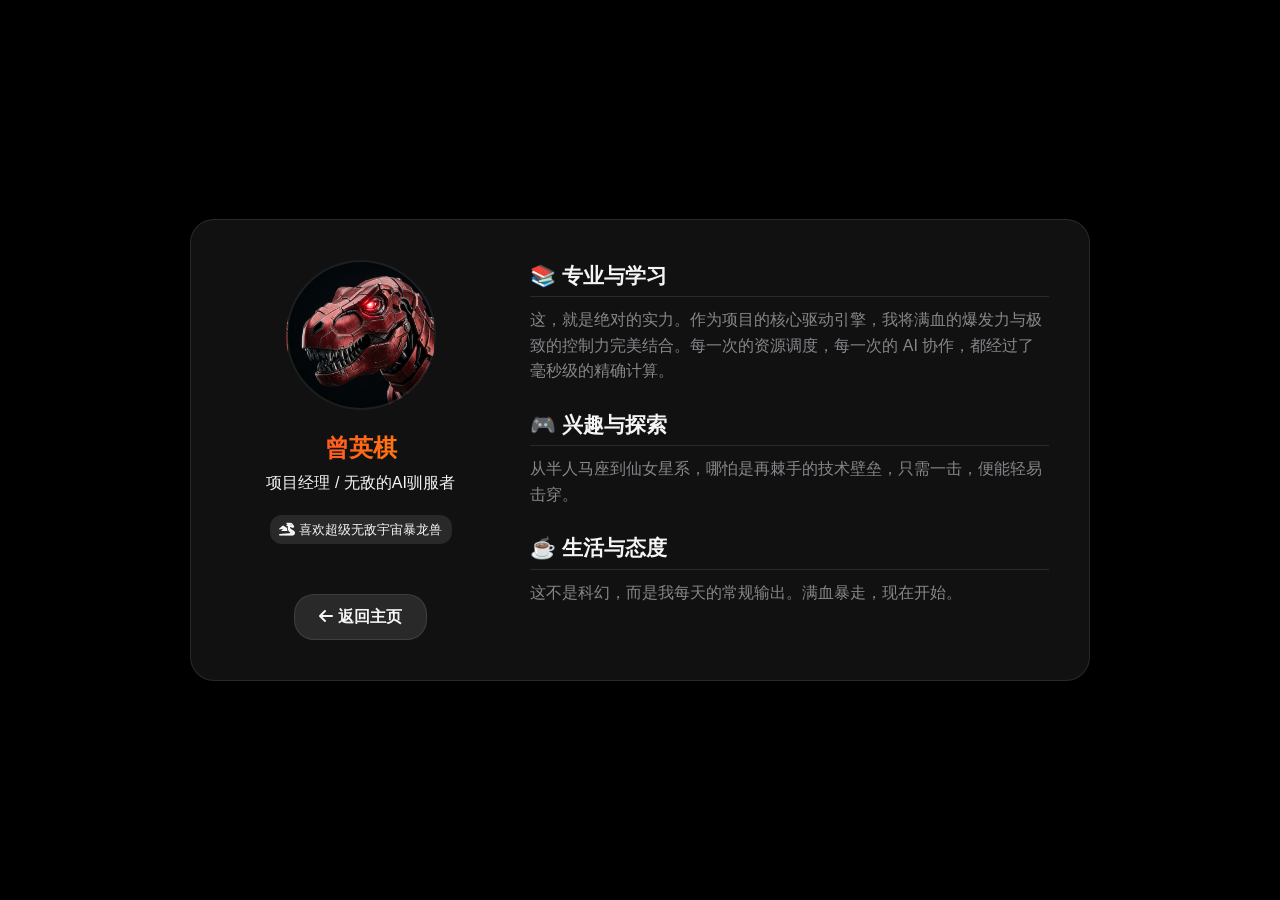
<file: src/member/zengyingqi.html>
<!doctype html>
<html lang="zh-CN" data-theme="dark">
<head>
    <meta charset="utf-8">
    <title>曾英棋 - 个人主页</title>
    <meta name="viewport" content="width=device-width, initial-scale=1.0">
    <link rel="stylesheet" href="../css/style.css">
    <link rel="stylesheet" href="https://cdnjs.cloudflare.com/ajax/libs/font-awesome/6.4.0/css/all.min.css">
    <style>
        body { padding: 40px 20px; display: flex; justify-content: center; align-items: center; min-height: 100vh; background: var(--bg-main); }
        .modal-container { position: relative; max-width: 900px; width: 100%; height: auto; padding: 40px; box-shadow: 0 20px 40px rgba(0,0,0,0.5); border-radius: 24px; }
        .modal-body { display: flex; gap: 40px; flex-direction: row; }
        @media (max-width: 768px) { .modal-body { flex-direction: column; } }
        .channel-block { margin-bottom: 25px; }
        .channel-block h3 { font-size: 1.3rem; margin-bottom: 10px; color: var(--text-main); border-bottom: 1px solid var(--glass-border); padding-bottom: 5px; }
        .channel-block p { color: var(--text-muted); line-height: 1.6; font-size: 1rem; margin: 0; }
        .back-btn { display: inline-block; margin-top: 20px; padding: 10px 24px; border-radius: 20px; background: rgba(255,255,255,0.1); color: var(--text-main); text-decoration: none; font-weight: bold; transition: all 0.3s; border: 1px solid var(--glass-border); }
        .back-btn:hover { background: rgba(255,255,255,0.2); transform: translateY(-2px); }
    </style>
</head>
<body>
    <div class="modal-container glass-panel">
        <div class="modal-body">
            <div class="modal-left" style="flex: 1;">
                <div class="avatar-large" style="background-image: url('../images/avatar_zeng.png'); background-size: cover; background-position: center; width: 150px; height: 150px; border-radius: 50%; margin: 0 auto 20px auto; border: 2px solid var(--glass-border);"></div>
                <h2 style="text-align: center; margin-bottom: 5px; background: var(--grad-red); -webkit-background-clip: text; -webkit-text-fill-color: transparent;">曾英棋</h2>
                <p class="role-badge" style="text-align: center; margin-bottom: 20px;">项目经理 / 无敌的AI驯服者</p>
                <div class="hobbies-tags" style="justify-content: center; margin-bottom: 30px;">
                    <span class="tag"><i class="fa-solid fa-dragon"></i> 喜欢超级无敌宇宙暴龙兽</span>
                </div>
                <div style="text-align: center;">
                    <a href="../index.html" class="back-btn"><i class="fa-solid fa-arrow-left"></i> 返回主页</a>
                </div>
            </div>
            <div class="modal-right" style="flex: 2;">
                <div class="channel-block">
                    <h3>📚 专业与学习</h3>
                    <p>这，就是绝对的实力。作为项目的核心驱动引擎，我将满血的爆发力与极致的控制力完美结合。每一次的资源调度，每一次的 AI 协作，都经过了毫秒级的精确计算。</p>
                </div>
                <div class="channel-block">
                    <h3>🎮 兴趣与探索</h3>
                    <p>从半人马座到仙女星系，哪怕是再棘手的技术壁垒，只需一击，便能轻易击穿。</p>
                </div>
                <div class="channel-block">
                    <h3>☕ 生活与态度</h3>
                    <p>这不是科幻，而是我每天的常规输出。满血暴走，现在开始。</p>
                </div>
            </div>
        </div>
    </div>
</body>
</html>
</file>
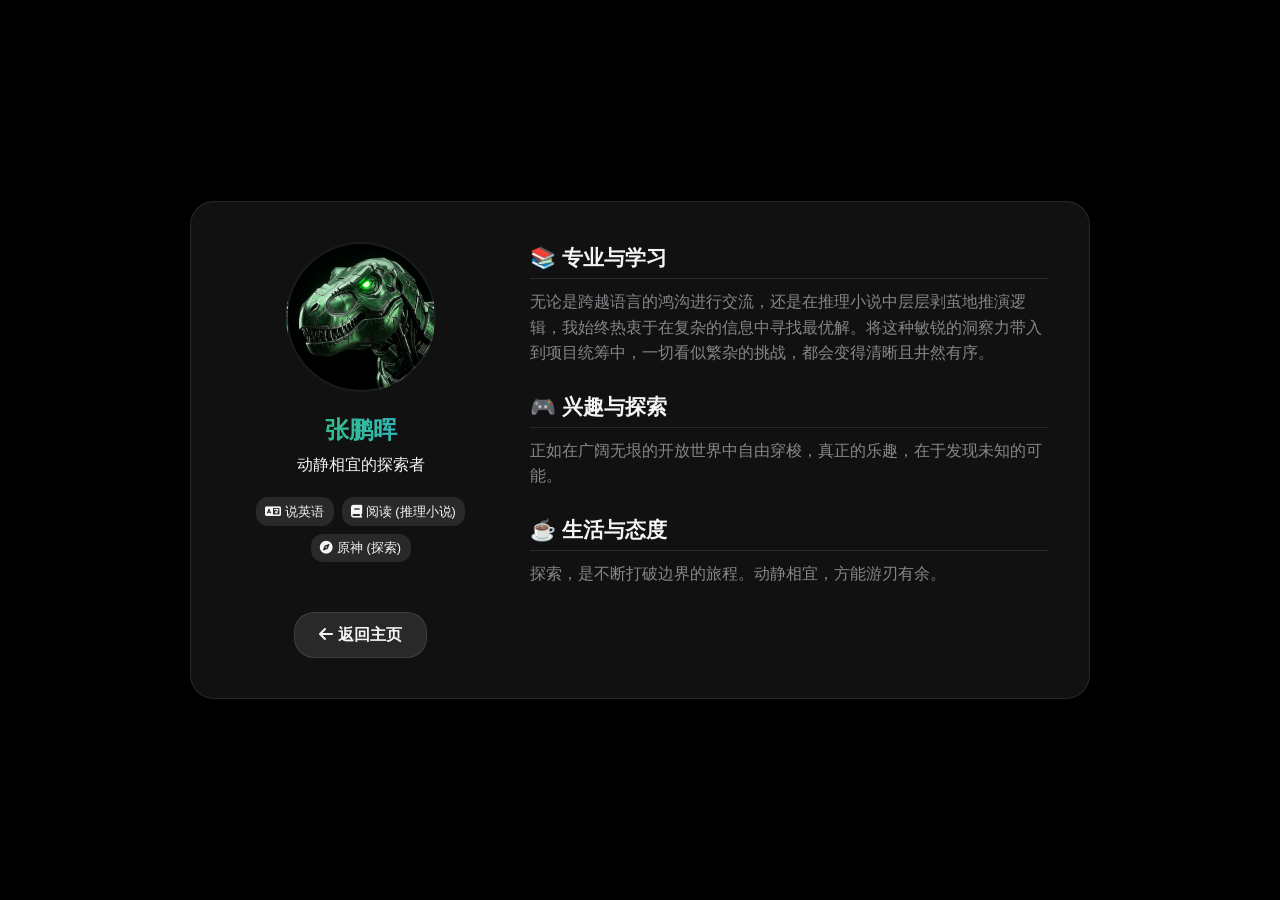
<file: src/member/zhangpenghui.html>
<!doctype html>
<html lang="zh-CN" data-theme="dark">
<head>
    <meta charset="utf-8">
    <title>张鹏晖 - 个人主页</title>
    <meta name="viewport" content="width=device-width, initial-scale=1.0">
    <link rel="stylesheet" href="../css/style.css">
    <link rel="stylesheet" href="https://cdnjs.cloudflare.com/ajax/libs/font-awesome/6.4.0/css/all.min.css">
    <style>
        body { padding: 40px 20px; display: flex; justify-content: center; align-items: center; min-height: 100vh; background: var(--bg-main); }
        .modal-container { position: relative; max-width: 900px; width: 100%; height: auto; padding: 40px; box-shadow: 0 20px 40px rgba(0,0,0,0.5); border-radius: 24px; }
        .modal-body { display: flex; gap: 40px; flex-direction: row; }
        @media (max-width: 768px) { .modal-body { flex-direction: column; } }
        .channel-block { margin-bottom: 25px; }
        .channel-block h3 { font-size: 1.3rem; margin-bottom: 10px; color: var(--text-main); border-bottom: 1px solid var(--glass-border); padding-bottom: 5px; }
        .channel-block p { color: var(--text-muted); line-height: 1.6; font-size: 1rem; margin: 0; }
        .back-btn { display: inline-block; margin-top: 20px; padding: 10px 24px; border-radius: 20px; background: rgba(255,255,255,0.1); color: var(--text-main); text-decoration: none; font-weight: bold; transition: all 0.3s; border: 1px solid var(--glass-border); }
        .back-btn:hover { background: rgba(255,255,255,0.2); transform: translateY(-2px); }
    </style>
</head>
<body>
    <div class="modal-container glass-panel">
        <div class="modal-body">
            <div class="modal-left" style="flex: 1;">
                <div class="avatar-large" style="background-image: url('../images/avatar_zhang.png'); background-size: cover; background-position: center; width: 150px; height: 150px; border-radius: 50%; margin: 0 auto 20px auto; border: 2px solid var(--glass-border);"></div>
                <h2 style="text-align: center; margin-bottom: 5px; background: var(--grad-green); -webkit-background-clip: text; -webkit-text-fill-color: transparent;">张鹏晖</h2>
                <p class="role-badge" style="text-align: center; margin-bottom: 20px;">动静相宜的探索者</p>
                <div class="hobbies-tags" style="justify-content: center; margin-bottom: 30px;">
                    <span class="tag"><i class="fa-solid fa-language"></i> 说英语</span> <span class="tag"><i class="fa-solid fa-book"></i> 阅读 (推理小说)</span> <span class="tag"><i class="fa-solid fa-compass"></i> 原神 (探索)</span>
                </div>
                <div style="text-align: center;">
                    <a href="../index.html" class="back-btn"><i class="fa-solid fa-arrow-left"></i> 返回主页</a>
                </div>
            </div>
            <div class="modal-right" style="flex: 2;">
                <div class="channel-block">
                    <h3>📚 专业与学习</h3>
                    <p>无论是跨越语言的鸿沟进行交流，还是在推理小说中层层剥茧地推演逻辑，我始终热衷于在复杂的信息中寻找最优解。将这种敏锐的洞察力带入到项目统筹中，一切看似繁杂的挑战，都会变得清晰且井然有序。</p>
                </div>
                <div class="channel-block">
                    <h3>🎮 兴趣与探索</h3>
                    <p>正如在广阔无垠的开放世界中自由穿梭，真正的乐趣，在于发现未知的可能。</p>
                </div>
                <div class="channel-block">
                    <h3>☕ 生活与态度</h3>
                    <p>探索，是不断打破边界的旅程。动静相宜，方能游刃有余。</p>
                </div>
            </div>
        </div>
    </div>
</body>
</html>
</file>
<file: src/css/style.css>
/* ==========================================================================
   Apple Style CSS (Appletest Branch)
   ========================================================================== */

:root {
    --bg-main: #f5f5f7;
    --bg-alt: #ffffff;
    --text-main: #1d1d1f;
    --text-muted: #86868b;
    --apple-link: #06c;
    --nav-bg: rgba(255, 255, 255, 0.8);
    --glass-border: rgba(0, 0, 0, 0.1);
    
    --grad-red: linear-gradient(90deg, #ff3b30, #ff9500);
    --grad-blue: linear-gradient(90deg, #007aff, #34c759);
    --grad-green: linear-gradient(90deg, #34c759, #32ade6);
    --grad-silver: linear-gradient(90deg, #86868b, #1d1d1f);
}

[data-theme="dark"] {
    --bg-main: #000000;
    --bg-alt: #111111;
    --text-main: #f5f5f7;
    --text-muted: #86868b;
    --apple-link: #2997ff;
    --nav-bg: rgba(0, 0, 0, 0.8);
    --glass-border: rgba(255, 255, 255, 0.1);
    
    --grad-silver: linear-gradient(90deg, #f5f5f7, #86868b);
}

* {
    margin: 0;
    padding: 0;
    box-sizing: border-box;
}

body {
    font-family: -apple-system, BlinkMacSystemFont, "SF Pro SC", "SF Pro Text", "Helvetica Neue", Arial, sans-serif;
    background-color: var(--bg-main);
    color: var(--text-main);
    line-height: 1.5;
    -webkit-font-smoothing: antialiased;
    -moz-osx-font-smoothing: grayscale;
    transition: background-color 0.4s ease, color 0.4s ease;
    overflow-x: hidden;
    transition: background-color 0.3s, color 0.3s;
}

/* Meteor Canvas */
#meteor-canvas {
    position: fixed;
    top: 0;
    left: 0;
    width: 100%;
    height: 100%;
    z-index: 0;
    pointer-events: none;
}

/* T-Rex Defender for Asteroid Event */
#trex-defender {
    position: fixed;
    bottom: 40px;
    left: 40px;
    font-size: 5rem;
    color: #ef4444;
    z-index: 5;
    opacity: 0;
    pointer-events: none;
    filter: drop-shadow(0 0 25px rgba(239, 68, 68, 0.7)) drop-shadow(0 0 50px rgba(239, 68, 68, 0.3));
    transition: opacity 0.6s ease;
    transform-origin: bottom center;
}
#trex-defender.visible {
    opacity: 1;
}
#trex-defender.roaring {
    animation: trex-roar 0.15s ease-in-out 3;
}
@keyframes trex-roar {
    0%, 100% { transform: scale(1); }
    50% { transform: scale(1.15); }
}

/* Normal Scrolling Styles */
#fullpage, .fp-wrapper {
    display: block;
    width: 100%;
}

.fp-section {
    position: relative;
    width: 100%;
    padding-top: 6rem;
    padding-bottom: 2rem;
    display: flex;
    flex-direction: column;
}

a {
    color: var(--apple-link);
    text-decoration: none;
}

/* Navbar */
.apple-nav {
    position: fixed;
    top: 0;
    width: 100%;
    height: 48px;
    background: var(--nav-bg);
    backdrop-filter: saturate(180%) blur(20px);
    -webkit-backdrop-filter: saturate(180%) blur(20px);
    z-index: 1000;
    display: flex;
    justify-content: center;
    border-bottom: 1px solid var(--glass-border);
}

.nav-container {
    width: 100%;
    padding: 0 1.5rem;
    display: flex;
    justify-content: space-between;
    align-items: center;
}

.nav-container .logo {
    color: var(--text-main);
    font-size: 1.2rem;
}

.nav-links {
    display: flex;
    gap: 2rem;
}

.nav-links a {
    color: var(--text-main);
    font-size: 12px;
    letter-spacing: -0.01em;
    opacity: 0.8;
    transition: opacity 0.2s;
}

.nav-links a:hover {
    opacity: 1;
}

.feedback-nav {
    color: var(--text-main);
    font-size: 12px;
    letter-spacing: -0.01em;
    opacity: 0.8;
    text-decoration: none;
    transition: opacity 0.2s;
}

.feedback-nav:hover {
    opacity: 1;
}

/* Typography & Utilities */
.gradient-text-red { background: var(--grad-red); -webkit-background-clip: text; -webkit-text-fill-color: transparent; }
.gradient-text-blue { background: var(--grad-blue); -webkit-background-clip: text; -webkit-text-fill-color: transparent; }
.gradient-text-green { background: var(--grad-green); -webkit-background-clip: text; -webkit-text-fill-color: transparent; }
.gradient-text-silver { background: var(--grad-silver); -webkit-background-clip: text; -webkit-text-fill-color: transparent; }

.bg-alt {
    background-color: var(--bg-alt);
}

/* Sections */
.apple-section {
    min-height: 100vh;
    display: flex;
    flex-direction: column;
    justify-content: center;
    align-items: center;
    padding: 4rem 1rem;
    position: relative;
    padding-top: 0;
    min-height: 100vh;
}

.section-content {
    max-width: 90rem;
    width: 90%;
    margin: 0 auto;
    z-index: 10;
}

.text-center {
    text-align: center;
}

/* Hero Section */
.hero-section {
    padding-top: 48px;
}

.hero-title {
    font-size: 3rem;
    font-weight: 600;
    letter-spacing: -0.005em;
    margin-bottom: 0.5rem;
    color: var(--text-main);
}

.hero-slogan {
    font-size: 5rem;
    font-weight: 700;
    line-height: 1.05;
    letter-spacing: -0.015em;
    margin-bottom: 1.5rem;
}

.hero-subtext {
    font-size: 1.5rem;
    font-weight: 400;
    color: var(--text-muted);
    letter-spacing: 0.011em;
}

/* Cursor effect for typing */
.cursor {
    animation: blink 1s step-end infinite;
}
@keyframes blink { 50% { opacity: 0; } }

/* Members Section */
.apple-label {
    font-size: 1.8rem;
    font-weight: 700;
    color: var(--text-main);
    margin-bottom: 0.8rem;
    letter-spacing: 0.02em;
}

.apple-headline {
    font-size: 4rem;
    font-weight: 700;
    line-height: 1.1;
    letter-spacing: -0.01em;
    margin-bottom: 1.5rem;
}

.apple-copy {
    font-size: 1.3rem;
    font-weight: 400;
    line-height: 1.5;
    color: var(--text-muted);
    margin-bottom: 2.5rem;
}

.member-container {
    display: flex;
    align-items: center;
    justify-content: space-between;
    gap: 4rem;
    width: 90%;
    margin: 0 auto;
    max-width: 90rem;
}

.member-container.image-left {
    flex-direction: row-reverse;
}

.member-container.image-right {
    flex-direction: row;
}

html {
    scroll-behavior: smooth;
}

/* Fluid scaling for ultra-wide monitors (Windows HD/2K/4K) */
@media (min-width: 1440px) {
    html {
        font-size: 1.1111vw;
    }
}

.member-container .section-content {
    text-align: left;
    width: fit-content;
    max-width: 50%;
    min-width: 0;
}

.member-container .member-image-wrapper {
    flex: 1;
    margin-top: 0;
    display: flex;
    justify-content: center;
    min-width: 0;
}

.member-container.image-left .member-image-wrapper {
    justify-content: flex-start;
}

.member-container.image-right .member-image-wrapper {
    justify-content: flex-end;
}

.member-image {
    width: 100%;
    max-width: 31.25rem;
    height: auto;
    border-radius: 20px;
    box-shadow: 0 30px 60px rgba(0,0,0,0.5);
    transition: transform 0.5s cubic-bezier(0.16, 1, 0.3, 1);
    object-fit: cover;
}

.member-image:hover {
    transform: scale(1.05) translateY(-10px);
}

.text-left {
    text-align: left !important;
}

/* Specs layout update for side-by-side */
.apple-specs {
    display: flex;
    justify-content: flex-start;
    gap: 2rem;
    margin-top: 2rem;
    margin-bottom: 2rem;
}

.spec-item {
    display: flex;
    flex-direction: column;
    align-items: center;
}

.spec-value {
    font-size: 2.5rem;
    font-weight: 700;
    color: var(--text-main);
    letter-spacing: -0.02em;
}

.spec-label {
    font-size: 0.9rem;
    font-weight: 500;
    color: var(--text-muted);
    margin-top: 0.2rem;
}

/* Buttons */
.apple-btn {
    background-color: var(--text-main);
    color: var(--bg-main);
    border: none;
    border-radius: 980px;
    padding: 0.8rem 1.5rem;
    font-size: 1rem;
    font-weight: 600;
    cursor: pointer;
    transition: transform 0.2s ease, opacity 0.2s ease;
    display: inline-flex;
    align-items: center;
    gap: 0.5rem;
}

.apple-btn:hover {
    transform: scale(1.02);
    opacity: 0.9;
}

.apple-btn i {
    font-size: 0.8rem;
}

/* Arcade */
.apple-cards {
    display: flex;
    justify-content: center;
    gap: 2rem;
    flex-wrap: wrap;
    margin-top: 3rem;
}

.apple-card {
    background: var(--bg-main);
    border-radius: 20px;
    padding: 3rem 2rem;
    width: 17.5rem;
    cursor: pointer;
    transition: transform 0.3s ease, box-shadow 0.3s ease;
    border: 1px solid var(--glass-border);
}

.apple-card:hover {
    transform: translateY(-10px);
    box-shadow: 0 20px 40px rgba(0,0,0,0.1);
}
[data-theme="dark"] .apple-card:hover {
    box-shadow: 0 20px 40px rgba(255,255,255,0.05);
}

.card-icon {
    margin-bottom: 1.5rem;
}

.apple-card h3 {
    font-size: 1.5rem;
    font-weight: 600;
    margin-bottom: 0.5rem;
    color: var(--text-main);
}

.apple-card p {
    color: var(--text-muted);
    font-size: 1rem;
    margin-top: 1rem;
    flex-grow: 1;
}

/* Distinct gray background for arcade cards to contrast with #000 background */
.arcade-section .apple-card {
    background: #1c1c1e;
    border: 1px solid rgba(255, 255, 255, 0.15);
    transition: transform 0.4s cubic-bezier(0.175, 0.885, 0.32, 1.275), box-shadow 0.4s ease, border-color 0.4s ease;
}
.arcade-section .apple-card:hover {
    transform: translateY(-12px) scale(1.03);
    border-color: rgba(255, 255, 255, 0.6);
    box-shadow: 0 15px 35px rgba(255, 255, 255, 0.15), 0 0 20px rgba(255, 255, 255, 0.1);
}

/* Footer */
.apple-footer {
    padding: 2rem;
    border-top: 1px solid var(--glass-border);
    font-size: 0.8rem;
    color: var(--text-muted);
}
.footer-logo {
    font-size: 1.2rem;
    margin-bottom: 0.5rem;
}

/* Reveal Animation */
.reveal {
    opacity: 0;
    transform: translateY(50px);
    transition: all 1s cubic-bezier(0.16, 1, 0.3, 1);
}

.reveal.active {
    opacity: 1;
    transform: translateY(0);
}

.delay-1 { transition-delay: 0.1s; }
.delay-2 { transition-delay: 0.2s; }
.delay-3 { transition-delay: 0.3s; }
.delay-4 { transition-delay: 0.4s; }

/* Old Game & Modal CSS that we keep functional */
.modal-overlay, .game-overlay {
    position: fixed;
    top: 0; left: 0; width: 100%; height: 100%;
    background: rgba(0,0,0,0.6);
    backdrop-filter: blur(15px);
    -webkit-backdrop-filter: blur(15px);
    z-index: 9999;
    display: none;
    justify-content: center;
    align-items: center;
    opacity: 0;
    transition: opacity 0.3s ease;
}

.modal-overlay.active, .game-overlay.active {
    display: flex;
    opacity: 1;
}

.modal-container, .game-container {
    background: var(--bg-alt);
    border: 1px solid var(--glass-border);
    border-radius: 20px;
    width: 90%;
    max-width: 50rem;
    max-height: 90vh;
    overflow-y: auto;
    position: relative;
    padding: 2rem;
    box-shadow: 0 25px 50px rgba(0,0,0,0.2);
}

.hero-section {
    display: flex;
    flex-direction: column;
    position: relative;
    padding-top: 48px; /* Offset for navbar */
    padding-bottom: 0; /* Remove inherited 4rem padding from apple-section! */
    padding-left: 0;
    padding-right: 0;
    height: 100vh; /* Fallback */
    height: 100dvh; /* Dynamic viewport height to prevent browser chrome from hiding the bottom */
    width: 100%;
    overflow: hidden; /* Lock scrolling for hero */
    background-color: #000;
}

.hero-image-wrapper {
    width: 100%;
    flex: 1; /* Take exact remaining space */
    min-height: 0;
    position: relative;
    background-color: #000;
}

.hero-image {
    width: 100%;
    height: 100%;
    display: block;
    object-fit: fill; /* Slightly squeeze the image to mathematically fit all edges without cropping */
    border-radius: 0;
    box-shadow: none;
    border: none;
    transition: transform 1s ease;
}

.hero-image:hover {
    transform: scale(1.02);
}

.hero-text-wrapper {
    position: relative;
    flex: 0 0 auto;
    width: 100%;
    display: flex;
    flex-direction: column;
    justify-content: flex-end; /* Push content to the bottom */
    align-items: flex-start;
    text-align: left;
    padding: 1rem 5% 1.5rem 2%; /* Restored safe bottom padding so it doesn't get cut off by screen bezels, added slight left padding as requested */
    background-color: #000; /* Solid black block */
    z-index: 2;
}

/* Restored title styles */
.hero-title {
    font-size: 2.5rem;
    font-weight: 700;
    letter-spacing: -0.01em;
    color: var(--text-main);
    text-shadow: none;
    margin: 0;
    line-height: 1.1;
}

.hero-subtext {
    font-size: 1.15rem; /* Larger for better readability */
    font-weight: 500; /* Better texture */
    letter-spacing: 0.02em;
    color: #d2d2d7; /* Apple Pro metallic silver */
    margin-top: 0.5rem;
    margin-bottom: 0; /* Remove default paragraph bottom margin! */
    opacity: 0;
    animation: fadeInSubtext 1.2s ease forwards 0.2s; /* Fade in immediately on load with a tiny visual ease */
}

@keyframes fadeInSubtext {
    from { opacity: 0; transform: translateY(10px); }
    to { opacity: 1; transform: translateY(0); }
}

/* Game Help Tooltip */
.help-game-wrapper {
    position: absolute;
    top: 1.2rem;
    left: 1.5rem;
    z-index: 10;
}
.help-game {
    background: rgba(255, 255, 255, 0.05);
    border: 1px solid rgba(255, 255, 255, 0.15);
    border-radius: 20px;
    padding: 6px 14px;
    font-size: 0.9rem;
    color: var(--text-muted);
    cursor: pointer;
    transition: all 0.3s ease;
    display: flex;
    align-items: center;
    gap: 0.4rem;
}
.help-game:hover {
    color: var(--text-main);
    background: rgba(255, 255, 255, 0.15);
    border-color: rgba(255, 255, 255, 0.3);
}
.help-tooltip {
    position: absolute;
    top: 100%;
    left: 0;
    margin-top: 10px;
    width: 260px;
    background: rgba(28, 28, 30, 0.95);
    backdrop-filter: blur(16px);
    -webkit-backdrop-filter: blur(16px);
    border: 1px solid rgba(255, 255, 255, 0.15);
    border-radius: 12px;
    padding: 1.2rem;
    font-size: 0.9rem;
    color: var(--text-main);
    line-height: 1.6;
    box-shadow: 0 10px 30px rgba(0,0,0,0.5);
    opacity: 0;
    visibility: hidden;
    transform: translateY(-10px);
    transition: all 0.3s cubic-bezier(0.175, 0.885, 0.32, 1.275);
    pointer-events: none;
    text-align: left;
}
.help-game-wrapper:hover .help-tooltip {
    opacity: 1;
    visibility: visible;
    transform: translateY(0);
}

.close-modal, .close-game {
    position: absolute;
    top: 1rem;
    right: 1.5rem;
    background: none;
    border: none;
    font-size: 1.5rem;
    color: var(--text-muted);
    cursor: pointer;
    transition: color 0.2s;
    z-index: 10;
}
.close-modal:hover, .close-game:hover {
    color: var(--text-main);
}



.modal-body {
    display: flex;
    gap: 2rem;
}
.modal-left { width: 30%; text-align: center; }
.modal-right { width: 70%; text-align: left; }

.avatar-large {
    width: 6.25rem; height: 6.25rem;
    border-radius: 50%;
    display: flex; justify-content: center; align-items: center;
    font-size: 3rem; color: white; margin: 0 auto 1rem;
}
.avatar-zeng { background: #ef4444; }
.avatar-liang { background: #3b82f6; }
.avatar-zhang { background: #10b981; }

.hobbies-tags { display: flex; flex-wrap: wrap; gap: 0.5rem; justify-content: center; margin-top: 1rem; }
.tag { background: rgba(134, 134, 139, 0.2); padding: 0.3rem 0.6rem; border-radius: 12px; font-size: 0.8rem; color: var(--text-main); }

.scroll-text { margin-top: 1rem; }
.scroll-text p { margin-bottom: 0.5rem; color: var(--text-muted); font-size: 0.95rem; }

.random-toast {
    position: fixed; bottom: 6rem; right: 2rem;
    background: var(--text-main); color: var(--bg-main);
    padding: 1rem 1.5rem; border-radius: 12px;
    font-weight: bold; opacity: 0; pointer-events: none;
    transition: opacity 0.3s, transform 0.3s;
    transform: translateY(20px);
    z-index: 100;
}
.random-toast.show { opacity: 1; transform: translateY(0); }

/* Game Specific */
.game-header { text-align: center; margin-bottom: 1.5rem; }
.game-stats { display: flex; justify-content: center; gap: 2rem; font-size: 1.1rem; color: var(--text-muted); margin-top: 0.5rem; }
.game-area { height: 300px; background: rgba(134, 134, 139, 0.1); border-radius: 16px; position: relative; overflow: hidden; display: flex; justify-content: center; align-items: center; }
.btn-primary { background: var(--text-main); color: var(--bg-main); border: none; padding: 0.8rem 1.5rem; border-radius: 980px; font-size: 1rem; cursor: pointer; }
.trex-entity { font-size: 5rem; cursor: pointer; user-select: none; transform: scale(var(--trex-scale, 1)); transition: transform 0.1s ease-out; }
.trex-entity:active { transform: scale(calc(var(--trex-scale, 1) * 0.9)) !important; transition: transform 0.05s; }

/* Game 1 click particles */
.trex-particle {
    position: absolute;
    color: var(--apple-link);
    font-size: 1.5rem;
    font-weight: bold;
    pointer-events: none;
    animation: floatUp 1s ease-out forwards;
    z-index: 100;
}

@keyframes floatUp {
    0% { transform: translateY(0) scale(1); opacity: 1; }
    100% { transform: translateY(-50px) scale(1.5); opacity: 0; }
}

.game-result {
    background: rgba(28, 28, 30, 0.95);
    backdrop-filter: blur(10px);
    -webkit-backdrop-filter: blur(10px);
    position: absolute;
    top: 0;
    left: 0;
    width: 100%;
    height: 100%;
    z-index: 20;
    color: var(--text-main);
    display: none; /* JS toggles to 'flex' */
    flex-direction: row;
    align-items: center;
    justify-content: space-around;
    box-sizing: border-box;
    padding: 2rem 3rem;
    overflow: hidden; /* No scrollbars */
}

.result-left {
    display: flex;
    flex-direction: column;
    justify-content: center;
    align-items: flex-start;
    text-align: left;
    height: 100%;
}
.result-left h3 { font-size: 1.8rem; margin: 0 0 0.5rem 0; }
.result-left p { font-size: 1rem; margin: 0 0 0.3rem 0; color: var(--text-muted); }
.result-left .btn-primary { margin-top: 1.5rem; }

.result-right {
    display: flex;
    align-items: center;
    height: 100%;
    width: 50%;
    max-width: 320px;
}
.result-right .leaderboard { 
    margin: 0; 
    width: 100%; 
}

@media (max-width: 600px) {
    .game-result {
        flex-direction: column;
        justify-content: center;
        padding: 1.5rem;
    }
    .result-left { align-items: center; text-align: center; height: auto; }
    .result-right { width: 100%; height: auto; margin-top: 1rem; }
}

/* Leaderboard */
.leaderboard { background: rgba(134, 134, 139, 0.1); padding: 1rem 1.5rem; border-radius: 12px; margin-top: 1.5rem; text-align: left; }
.leaderboard h4 { font-size: 1rem; margin-bottom: 0.8rem; color: var(--text-main); text-align: center; }
.leaderboard ol { list-style: none; margin: 0; padding: 0; }
.leaderboard li { font-size: 0.9rem; padding: 0.4rem 0; border-bottom: 1px solid var(--glass-border); display: flex; justify-content: space-between; }
.leaderboard li:last-child { border-bottom: none; }
.leaderboard li span:first-child { font-weight: 600; color: var(--apple-link); }

/* Game 2 Specific */
.g2-area { position: relative; cursor: url("data:images/svg+xml,%3Csvg xmlns='http://www.w3.org/2000/svg' width='24' height='24' viewBox='0 0 24 24'%3E%3Cline x1='12' y1='2' x2='12' y2='10' stroke='white' stroke-width='2'/%3E%3Cline x1='12' y1='14' x2='12' y2='22' stroke='white' stroke-width='2'/%3E%3Cline x1='2' y1='12' x2='10' y2='12' stroke='white' stroke-width='2'/%3E%3Cline x1='14' y1='12' x2='22' y2='12' stroke='white' stroke-width='2'/%3E%3Ccircle cx='12' cy='12' r='1.5' fill='white'/%3E%3C/svg%3E") 12 12, crosshair; }
.target { position: absolute; width: 40px; height: 40px; border-radius: 50%; background: radial-gradient(circle, red 20%, white 21%, white 40%, red 41%, red 60%, white 61%, white 80%, red 81%); cursor: url("data:images/svg+xml,%3Csvg xmlns='http://www.w3.org/2000/svg' width='24' height='24' viewBox='0 0 24 24'%3E%3Cline x1='12' y1='2' x2='12' y2='10' stroke='white' stroke-width='2'/%3E%3Cline x1='12' y1='14' x2='12' y2='22' stroke='white' stroke-width='2'/%3E%3Cline x1='2' y1='12' x2='10' y2='12' stroke='white' stroke-width='2'/%3E%3Cline x1='14' y1='12' x2='22' y2='12' stroke='white' stroke-width='2'/%3E%3Ccircle cx='12' cy='12' r='1.5' fill='white'/%3E%3C/svg%3E") 12 12, crosshair; transition: transform 0.1s; animation: popIn 0.2s ease-out forwards; }
@keyframes popIn { from { transform: scale(0); } to { transform: scale(1); } }

/* Memory Game */
.memory-board { display: grid; grid-template-columns: repeat(4, 1fr); gap: 10px; width: 100%; height: 100%; padding: 10px; }
.memory-card { background: var(--bg-alt); border: 2px solid var(--glass-border); border-radius: 8px; display: flex; justify-content: center; align-items: center; font-size: 2rem; cursor: pointer; transition: transform 0.3s; transform-style: preserve-3d; position: relative; }
.memory-card.flipped { transform: rotateY(180deg); }
.memory-card .front, .memory-card .back { position: absolute; width: 100%; height: 100%; backface-visibility: hidden; display: flex; justify-content: center; align-items: center; border-radius: 6px; }
.memory-card .front { background: #1c1c1e; color: rgba(255, 255, 255, 0.15); }
.memory-card .back { transform: rotateY(180deg); background: #000000; color: var(--text-main); }
.memory-card.matched .back { background: #111111; color: #30D158; border: 2px solid rgba(48, 209, 88, 0.5); box-shadow: inset 0 0 15px rgba(48, 209, 88, 0.1); }

/* Easter Egg */
.trex-container { position: fixed; top: 0; left: 0; width: 100%; height: 100%; background: #ef4444; z-index: 10000; display: none; justify-content: center; align-items: center; text-align: center; color: white; }
.trex-container.shake { animation: shake 0.5s cubic-bezier(.36,.07,.19,.97) both; display: flex; }
@keyframes shake { 10%, 90% { transform: translate3d(-1px, 0, 0); } 20%, 80% { transform: translate3d(2px, 0, 0); } 30%, 50%, 70% { transform: translate3d(-4px, 0, 0); } 40%, 60% { transform: translate3d(4px, 0, 0); } }

/* Media Queries */
@media (max-width: 768px) {
    .apple-headline { font-size: 2.5rem; }
    .hero-slogan { font-size: 3rem; }
    .apple-specs { flex-direction: column; gap: 1rem; align-items: flex-start; }
    .nav-links { display: none; }
    .modal-body { flex-direction: column; }
    .modal-left, .modal-right { width: 100%; }
    
    .member-container.image-left, 
    .member-container.image-right {
        flex-direction: column;
        gap: 2rem;
    }
    
    .member-container .member-image-wrapper {
        justify-content: center !important;
    }
    
    .member-container .section-content {
        text-align: center;
    }
    
    .text-left {
        text-align: center !important;
    }
    
    .apple-specs {
        align-items: center;
        justify-content: center;
    }
    
    .apple-headline br,
    .apple-copy br {
        display: none;
    }
}
</file>
